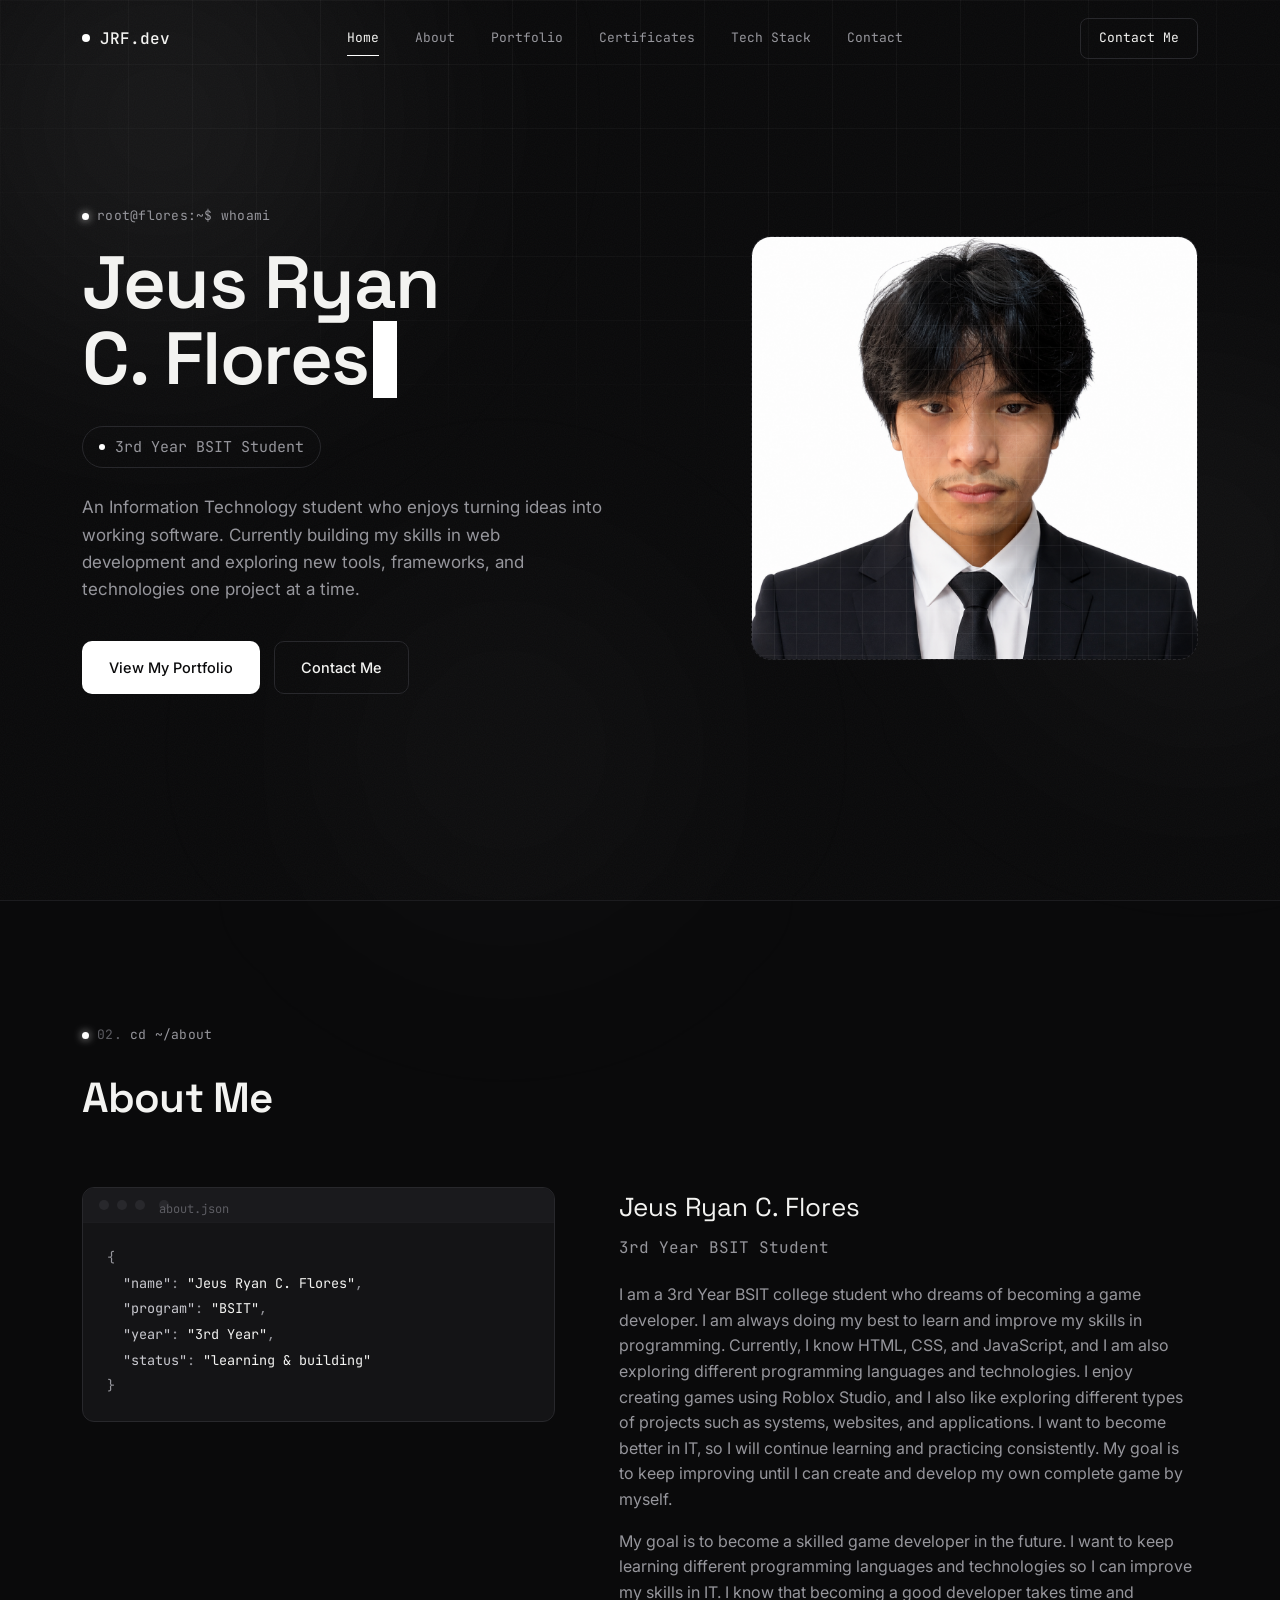
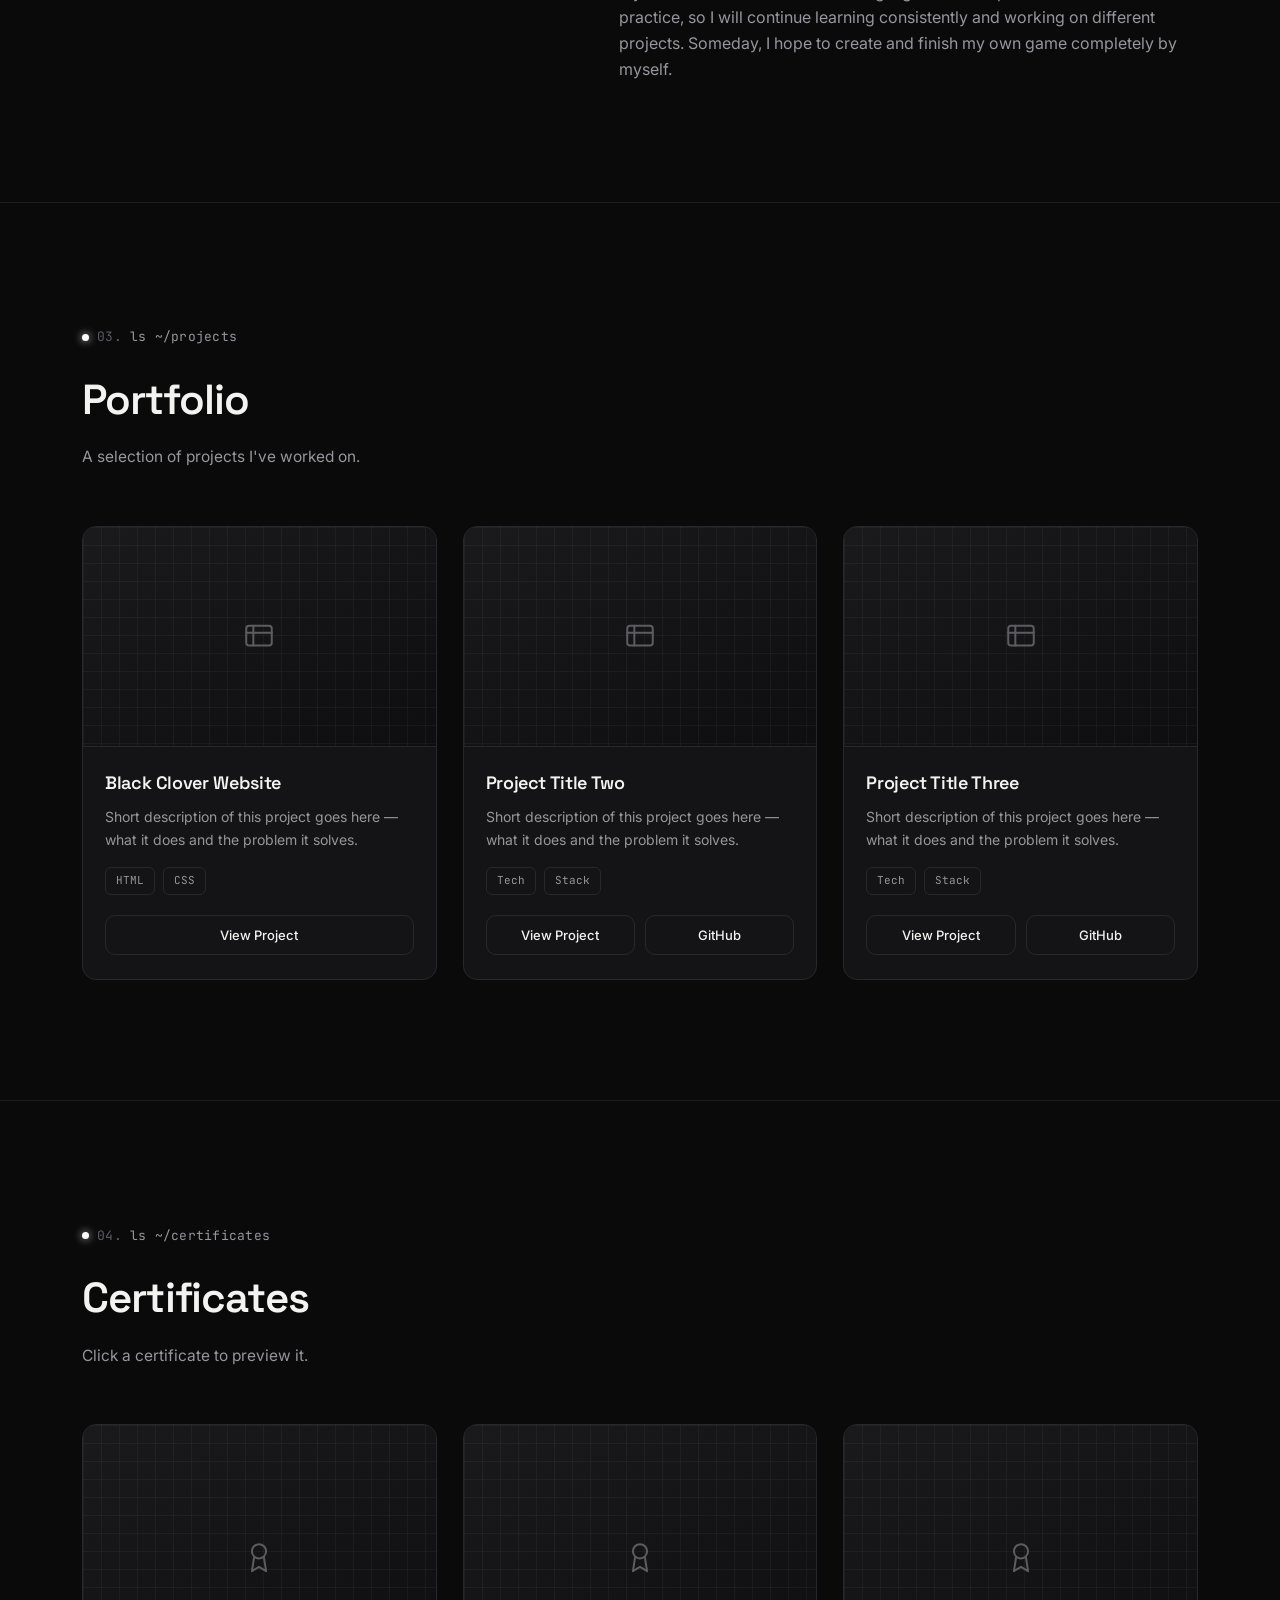
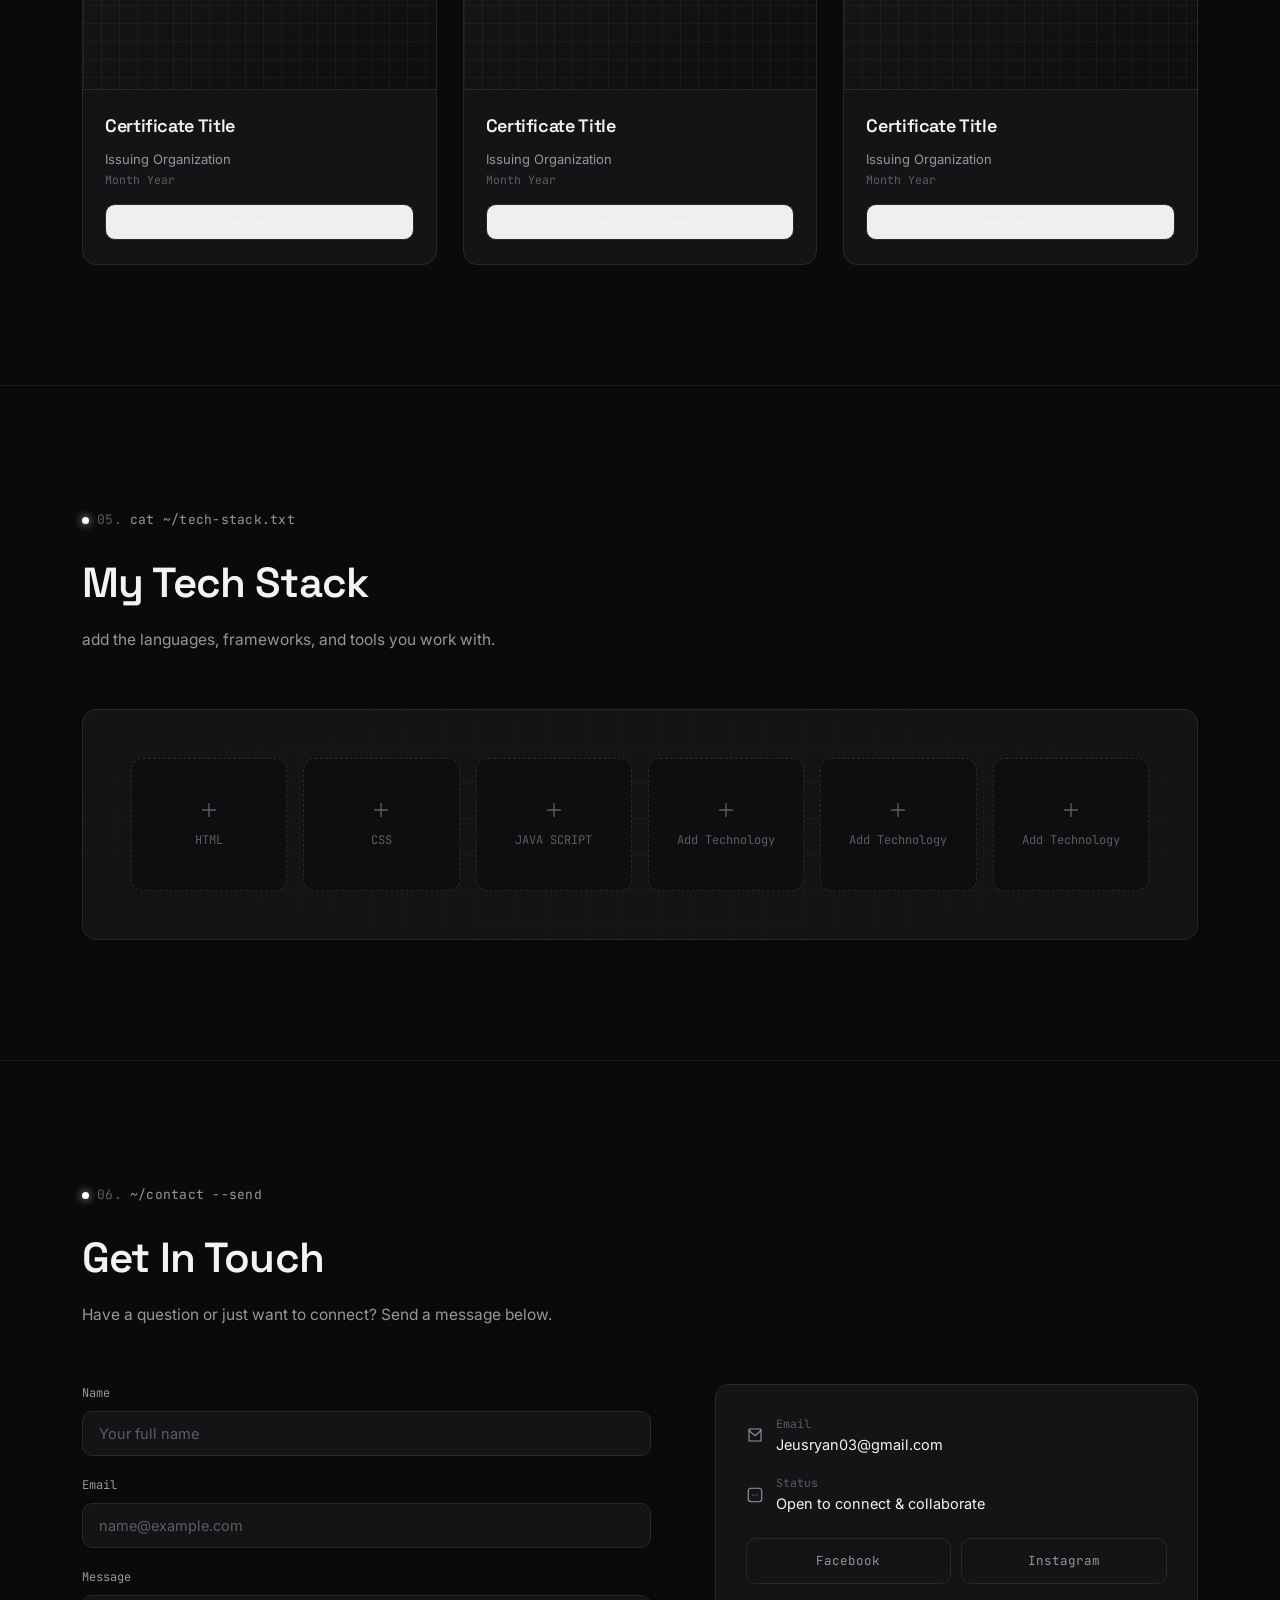
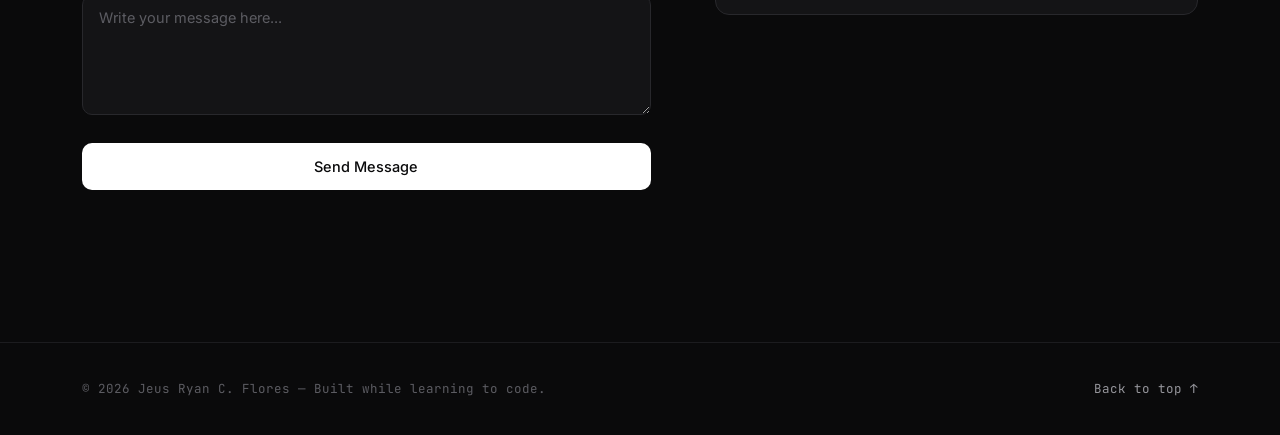
<file: index.html>
<!DOCTYPE html>
<html lang="en">
<head>
<meta charset="UTF-8">
<meta name="viewport" content="width=device-width, initial-scale=1.0">
<title>Jeus Ryan C. Flores — BSIT Student</title>
<link rel="preconnect" href="https://fonts.googleapis.com">
<link rel="preconnect" href="https://fonts.gstatic.com" crossorigin>
<link href="https://fonts.googleapis.com/css2?family=Space+Grotesk:wght@400;500;600;700&family=Inter:wght@400;500;600&family=JetBrains+Mono:wght@400;500&display=swap" rel="stylesheet">
<link rel="stylesheet" href="Style.css">

</head>
<body>
 
<div class="bg-grid"></div>
<div class="bg-glow g1"></div>
<div class="bg-glow g2"></div>
<div class="bg-glow g3"></div>
<div class="bg-noise"></div>
 
<header id="site-header">
  <div class="nav-inner">
    <a href="#home" class="logo"><span class="dot"></span>JRF.dev</a>
    <nav class="nav-links" id="nav-links">
      <a href="#home" class="active">Home</a>
      <a href="#about">About</a>
      <a href="#portfolio">Portfolio</a>
      <a href="#certificates">Certificates</a>
      <a href="#tech-stack">Tech Stack</a>
      <a href="#contact">Contact</a>
    </nav>
    <a href="#contact" class="nav-cta">Contact Me</a>
    <button class="menu-toggle" id="menu-toggle" aria-label="Toggle menu">
      <svg viewBox="0 0 24 24" fill="none" stroke="currentColor" stroke-width="1.6"><path d="M4 7h16M4 12h16M4 17h16" stroke-linecap="round"/></svg>
    </button>
  </div>
</header>
 
<!-- ================= HOME ================= -->
<section class="hero" id="home">
  <div class="wrap hero-inner">
    <div>
      <div class="eyebrow">root@flores:~$ whoami</div>
      <h1 class="hero-name">Jeus Ryan<br>C. Flores<span class="cursor">&nbsp;</span></h1>
      <div class="hero-role"><span class="bar"></span>3rd Year BSIT Student</div>
      <p class="hero-intro">
        An Information Technology student who enjoys turning ideas into working software.
        Currently building my skills in web development and exploring new tools, frameworks,
        and technologies one project at a time.
      </p>
      <div class="btn-row">
        <a href="#portfolio" class="btn btn-primary">View My Portfolio</a>
        <a href="#contact" class="btn btn-outline">Contact Me</a>
      </div>
    </div>
 
    <!-- EDIT: PROFILE IMAGE — replace this placeholder block with your own <img src="your-photo.jpg" alt="Jeus Ryan C. Flores"> -->
    <div class="profile-frame">
       <img src="image/ChatGPT Image Aug 17, 2026, 12_34_16 AM.png" alt = "jeus ryan flores">
        <svg viewBox="0 0 24 24" fill="none" stroke-width="1.5"><path d="M20 21v-2a4 4 0 0 0-4-4H8a4 4 0 0 0-4 4v2" stroke-linecap="round" stroke-linejoin="round"/><circle cx="12" cy="7" r="4"/></svg>
      </div>
      <p class="profile-label">
    </div>
  </div>
</section>
 
<!-- ================= ABOUT ================= -->
<section class="section-pad" id="about">
  <div class="wrap">
    <div class="reveal">
      <div class="eyebrow"><span class="section-num">02.</span> cd ~/about</div>
      <h2 class="section-title">About Me</h2>
    </div>
 
    <div class="about-grid" style="margin-top:56px;">
      <div class="reveal">
        <div class="code-window">
          <div class="code-window-bar">
            <span></span><span></span><span></span>
            <span class="code-window-title">about.json</span>
          </div>
          <div class="code-window-body">
            <div>{</div>
            <div>&nbsp;&nbsp;<span class="k">"name"</span>: <span class="s">"Jeus Ryan C. Flores"</span>,</div>
            <div>&nbsp;&nbsp;<span class="k">"program"</span>: <span class="s">"BSIT"</span>,</div>
            <div>&nbsp;&nbsp;<span class="k">"year"</span>: <span class="s">"3rd Year"</span>,</div>
            <div>&nbsp;&nbsp;<span class="k">"status"</span>: <span class="s">"learning & building"</span></div>
            <div>}</div>
          </div>
        </div>
      </div>
 
      <div class="reveal">
        <div class="about-name">
          Jeus Ryan C. Flores
          <span>3rd Year BSIT Student</span>
        </div>
        <!-- EDIT: ABOUT TEXT — replace the paragraph below with your own background/introduction -->
        <p class="about-text">
          I am a 3rd Year BSIT college student who dreams of becoming a game developer.
          I am always doing my best to learn and improve my skills in programming. Currently, I know HTML, CSS, and JavaScript, and I am also exploring different programming languages and technologies.
          I enjoy creating games using Roblox Studio, and I also like exploring different types of projects such as systems, websites, and applications.
          I want to become better in IT, so I will continue learning and practicing consistently. My goal is to keep improving until I can create and develop my own complete game by myself.
        </p>
        <p class="about-text" style="margin-top:16px;">
          My goal is to become a skilled game developer in the future. I want to keep learning different programming languages and technologies so I can improve my skills in IT. 
          I know that becoming a good developer takes time and practice, so I will continue learning consistently and working on different projects. 
          Someday, I hope to create and finish my own game completely by myself.
        </p>
  </div>
</section>
 
<!-- ================= PORTFOLIO ================= -->
<section class="section-pad" id="portfolio">
  <div class="wrap">
    <div class="section-head reveal">
      <div class="eyebrow"><span class="section-num">03.</span> ls ~/projects</div>
      <h2 class="section-title">Portfolio</h2>
      <p class="section-sub">A selection of projects I've worked on.</p>
    </div>
 
    <div class="grid-3">
      <!-- EDIT: PROJECT CARD 1 -->
      <div class="card reveal">
        <div class="card-thumb">
          <svg viewBox="0 0 24 24" fill="none" stroke-width="1.4"><rect x="3" y="4" width="18" height="14" rx="2"/><path d="M3 9h18M8 4v14" stroke-linecap="round"/></svg>
        </div>
        <div class="card-body">
          <h3 class="card-title">Black Clover Website</h3>
          <p class="card-desc">Short description of this project goes here — what it does and the problem it solves.</p>
          <div class="tag-row">
            <span class="tag">HTML</span><span class="tag">CSS</span>
          </div>
          <div class="card-actions">
            <a href="Black-clover-website/blackclover.html" class="btn btn-outline" target="_blank">View Project</a>
          </div>
        </div>
      </div>
 
      <!-- EDIT: PROJECT CARD 2 -->
      <div class="card reveal">
        <div class="card-thumb">
          <svg viewBox="0 0 24 24" fill="none" stroke-width="1.4"><rect x="3" y="4" width="18" height="14" rx="2"/><path d="M3 9h18M8 4v14" stroke-linecap="round"/></svg>
        </div>
        <div class="card-body">
          <h3 class="card-title">Project Title Two</h3>
          <p class="card-desc">Short description of this project goes here — what it does and the problem it solves.</p>
          <div class="tag-row">
            <span class="tag">Tech</span><span class="tag">Stack</span>
          </div>
          <div class="card-actions">
            <a href="#" class="btn btn-outline">View Project</a>
            <a href="#" class="btn btn-outline">GitHub</a>
          </div>
        </div>
      </div>
 
      <!-- EDIT: PROJECT CARD 3 -->
      <div class="card reveal">
        <div class="card-thumb">
          <svg viewBox="0 0 24 24" fill="none" stroke-width="1.4"><rect x="3" y="4" width="18" height="14" rx="2"/><path d="M3 9h18M8 4v14" stroke-linecap="round"/></svg>
        </div>
        <div class="card-body">
          <h3 class="card-title">Project Title Three</h3>
          <p class="card-desc">Short description of this project goes here — what it does and the problem it solves.</p>
          <div class="tag-row">
            <span class="tag">Tech</span><span class="tag">Stack</span>
          </div>
          <div class="card-actions">
            <a href="#" class="btn btn-outline">View Project</a>
            <a href="#" class="btn btn-outline">GitHub</a>
          </div>
        </div>
      </div>
    </div>
  </div>
</section>
 
<!-- ================= CERTIFICATES ================= -->
<section class="section-pad" id="certificates">
  <div class="wrap">
    <div class="section-head reveal">
      <div class="eyebrow"><span class="section-num">04.</span> ls ~/certificates</div>
      <h2 class="section-title">Certificates</h2>
      <p class="section-sub">Click a certificate to preview it.</p>
    </div>
 
    <div class="grid-3" id="cert-grid">
      <!-- EDIT: CERTIFICATE CARD 1 -->
      <div class="card cert-card reveal" data-title="Certificate Title" data-org="Issuing Organization" data-date="Month Year">
        <div class="card-thumb cert-thumb">
          <svg viewBox="0 0 24 24" fill="none" stroke-width="1.4"><circle cx="12" cy="8" r="5"/><path d="M8.5 12.5 7 22l5-3 5 3-1.5-9.5" stroke-linecap="round" stroke-linejoin="round"/></svg>
        </div>
        <div class="card-body">
          <h3 class="card-title">Certificate Title</h3>
          <div class="cert-meta">
            <span class="cert-org">Issuing Organization</span>
            <span class="cert-date">Month Year</span>
          </div>
          <div class="card-actions"><button class="btn btn-outline" style="width:100%;">View Certificate</button></div>
        </div>
      </div>
 
      <!-- EDIT: CERTIFICATE CARD 2 -->
      <div class="card cert-card reveal" data-title="Certificate Title" data-org="Issuing Organization" data-date="Month Year">
        <div class="card-thumb cert-thumb">
          <svg viewBox="0 0 24 24" fill="none" stroke-width="1.4"><circle cx="12" cy="8" r="5"/><path d="M8.5 12.5 7 22l5-3 5 3-1.5-9.5" stroke-linecap="round" stroke-linejoin="round"/></svg>
        </div>
        <div class="card-body">
          <h3 class="card-title">Certificate Title</h3>
          <div class="cert-meta">
            <span class="cert-org">Issuing Organization</span>
            <span class="cert-date">Month Year</span>
          </div>
          <div class="card-actions"><button class="btn btn-outline" style="width:100%;">View Certificate</button></div>
        </div>
      </div>
 
      <!-- EDIT: CERTIFICATE CARD 3 -->
      <div class="card cert-card reveal" data-title="Certificate Title" data-org="Issuing Organization" data-date="Month Year">
        <div class="card-thumb cert-thumb">
          <svg viewBox="0 0 24 24" fill="none" stroke-width="1.4"><circle cx="12" cy="8" r="5"/><path d="M8.5 12.5 7 22l5-3 5 3-1.5-9.5" stroke-linecap="round" stroke-linejoin="round"/></svg>
        </div>
        <div class="card-body">
          <h3 class="card-title">Certificate Title</h3>
          <div class="cert-meta">
            <span class="cert-org">Issuing Organization</span>
            <span class="cert-date">Month Year</span>
          </div>
          <div class="card-actions"><button class="btn btn-outline" style="width:100%;">View Certificate</button></div>
        </div>
      </div>
    </div>
  </div>
</section>
 
<!-- lightbox -->
<div class="lightbox" id="lightbox">
  <div class="lightbox-inner">
    <div class="lightbox-img">
      <svg viewBox="0 0 24 24" fill="none" stroke-width="1.4" stroke="currentColor"><circle cx="12" cy="8" r="5"/><path d="M8.5 12.5 7 22l5-3 5 3-1.5-9.5" stroke-linecap="round" stroke-linejoin="round"/></svg>
    </div>
    <div class="lightbox-body">
      <h3 class="card-title" id="lb-title">Certificate Title</h3>
      <div class="cert-meta" style="margin-top:6px;">
        <span class="cert-org" id="lb-org">Issuing Organization</span>
        <span class="cert-date" id="lb-date">Month Year</span>
      </div>
    </div>
  </div>
  <button class="lightbox-close" id="lb-close" aria-label="Close preview">
    <svg viewBox="0 0 24 24" fill="none" stroke="currentColor" stroke-width="1.6"><path d="M6 6l12 12M18 6 6 18" stroke-linecap="round"/></svg>
  </button>
</div>
 
<!-- ================= TECH STACK ================= -->
<section class="section-pad" id="tech-stack">
  <div class="wrap">
    <div class="section-head reveal">
      <div class="eyebrow"><span class="section-num">05.</span> cat ~/tech-stack.txt</div>
      <h2 class="section-title">My Tech Stack</h2>
      <p class="section-sub">add the languages, frameworks, and tools you work with.</p>
    </div>
 
    <!-- EDIT: TECH STACK — replace these empty slots with your own technology icons + labels -->
    <div class="tech-panel reveal">
      <div class="tech-grid">
        <div class="tech-slot">
          <svg viewBox="0 0 24 24" fill="none" stroke-width="1.5"><path d="M12 5v14M5 12h14" stroke-linecap="round"/></svg>
          <span>HTML</span>
        </div>
        <div class="tech-slot">
          <svg viewBox="0 0 24 24" fill="none" stroke-width="1.5"><path d="M12 5v14M5 12h14" stroke-linecap="round"/></svg>
          <span>CSS</span>
        </div>
        <div class="tech-slot">
          <svg viewBox="0 0 24 24" fill="none" stroke-width="1.5"><path d="M12 5v14M5 12h14" stroke-linecap="round"/></svg>
          <span>JAVA SCRIPT</span>
        </div>
        <div class="tech-slot">
          <svg viewBox="0 0 24 24" fill="none" stroke-width="1.5"><path d="M12 5v14M5 12h14" stroke-linecap="round"/></svg>
          <span>Add Technology</span>
        </div>
        <div class="tech-slot">
          <svg viewBox="0 0 24 24" fill="none" stroke-width="1.5"><path d="M12 5v14M5 12h14" stroke-linecap="round"/></svg>
          <span>Add Technology</span>
        </div>
        <div class="tech-slot">
          <svg viewBox="0 0 24 24" fill="none" stroke-width="1.5"><path d="M12 5v14M5 12h14" stroke-linecap="round"/></svg>
          <span>Add Technology</span>
        </div>
      </div>
    </div>
  </div>
</section>
 
<!-- ================= CONTACT ================= -->
<section class="section-pad" id="contact">
  <div class="wrap">
    <div class="section-head reveal">
      <div class="eyebrow"><span class="section-num">06.</span> ~/contact --send</div>
      <h2 class="section-title">Get In Touch</h2>
      <p class="section-sub">Have a question or just want to connect? Send a message below.</p>
    </div>
 
    <div class="contact-grid">
      <form class="reveal" id="contact-form">
        <div class="field-group">
          <label class="field-label" for="cf-name">Name</label>
          <input class="field" type="text" id="cf-name" placeholder="Your full name" required>
        </div>
        <div class="field-group">
          <label class="field-label" for="cf-email">Email</label>
          <input class="field" type="email" id="cf-email" placeholder="name@example.com" required>
        </div>
        <div class="field-group">
          <label class="field-label" for="cf-msg">Message</label>
          <textarea class="field" id="cf-msg" placeholder="Write your message here..." required></textarea>
        </div>
        <button type="submit" class="btn btn-primary" style="width:100%;justify-content:center;">Send Message</button>
        <div class="status-msg" id="form-status"></div>
      </form>
 
      <div class="contact-side-card reveal">
        <!-- EDIT: CONTACT INFO — replace the email and social links below -->
        <div class="contact-line">
          <svg viewBox="0 0 24 24" fill="none" stroke-width="1.5"><path d="M4 4h16v16H4z" stroke-linejoin="round"/><path d="m4 6 8 7 8-7" stroke-linecap="round" stroke-linejoin="round"/></svg>
          <div>
            <span class="label">Email</span>
            <span class="val">Jeusryan03@gmail.com</span>
          </div>
        </div>
        <div class="contact-line">
          <svg viewBox="0 0 24 24" fill="none" stroke-width="1.5"><rect x="3" y="3" width="18" height="18" rx="4"/><path d="M9 12h.01M12 12h.01M15 12h.01" stroke-linecap="round"/></svg>
          <div>
            <span class="label">Status</span>
            <span class="val">Open to connect & collaborate</span>
          </div>
        </div>
 
        <div class="social-row">
          <a href="https://www.facebook.com/jeuss.M" class="social-pill" target="_blank" rel="noopener">Facebook</a>
          <a href="https://www.instagram.com/jeeiizzzsss" class="social-pill" target="_blank" rel="noopener">Instagram</a>
        </div>
      </div>
    </div>
  </div>
</section>
 
<footer>
  <div class="wrap footer-inner">
    <span class="footer-text">© 2026 Jeus Ryan C. Flores — Built while learning to code.</span>
    <a href="#home" class="back-top">Back to top ↑</a>
  </div>
</footer>
 
<script src="script.js"></script>
</body>
</html>
</file>
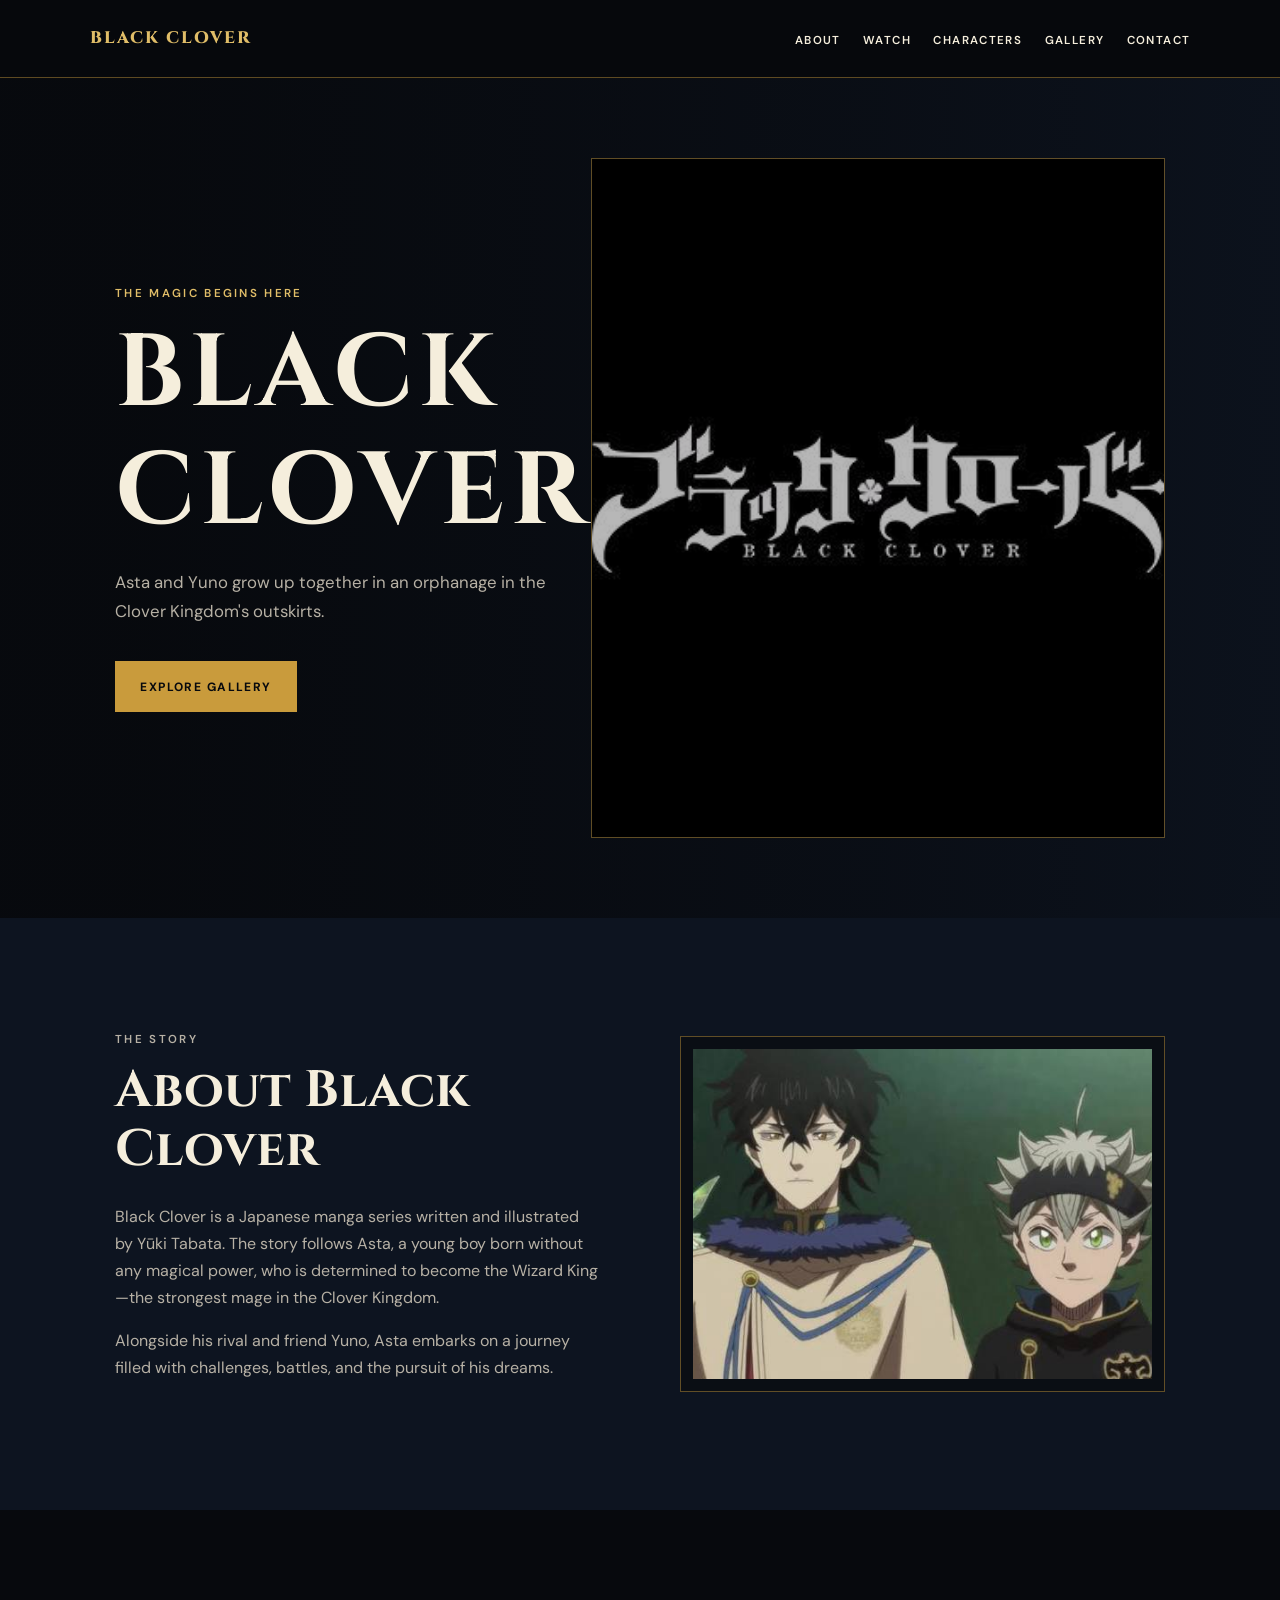
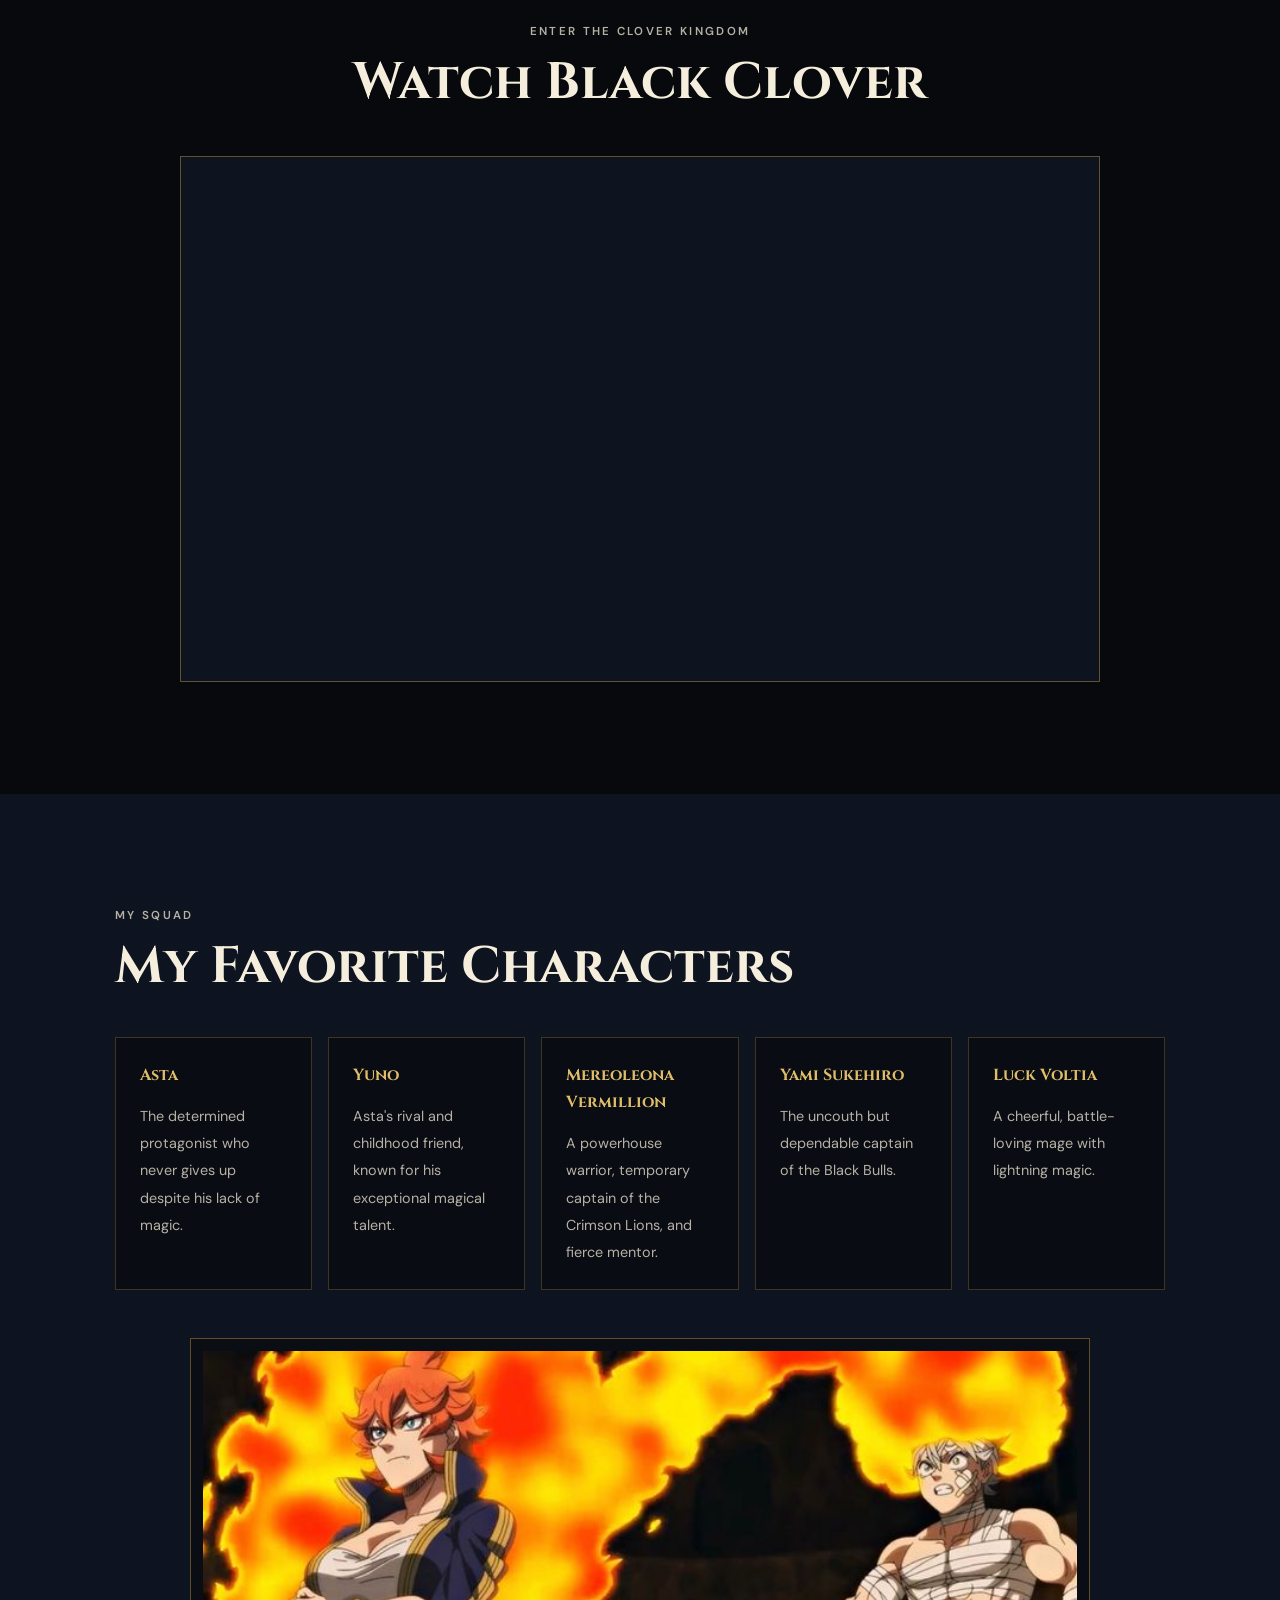
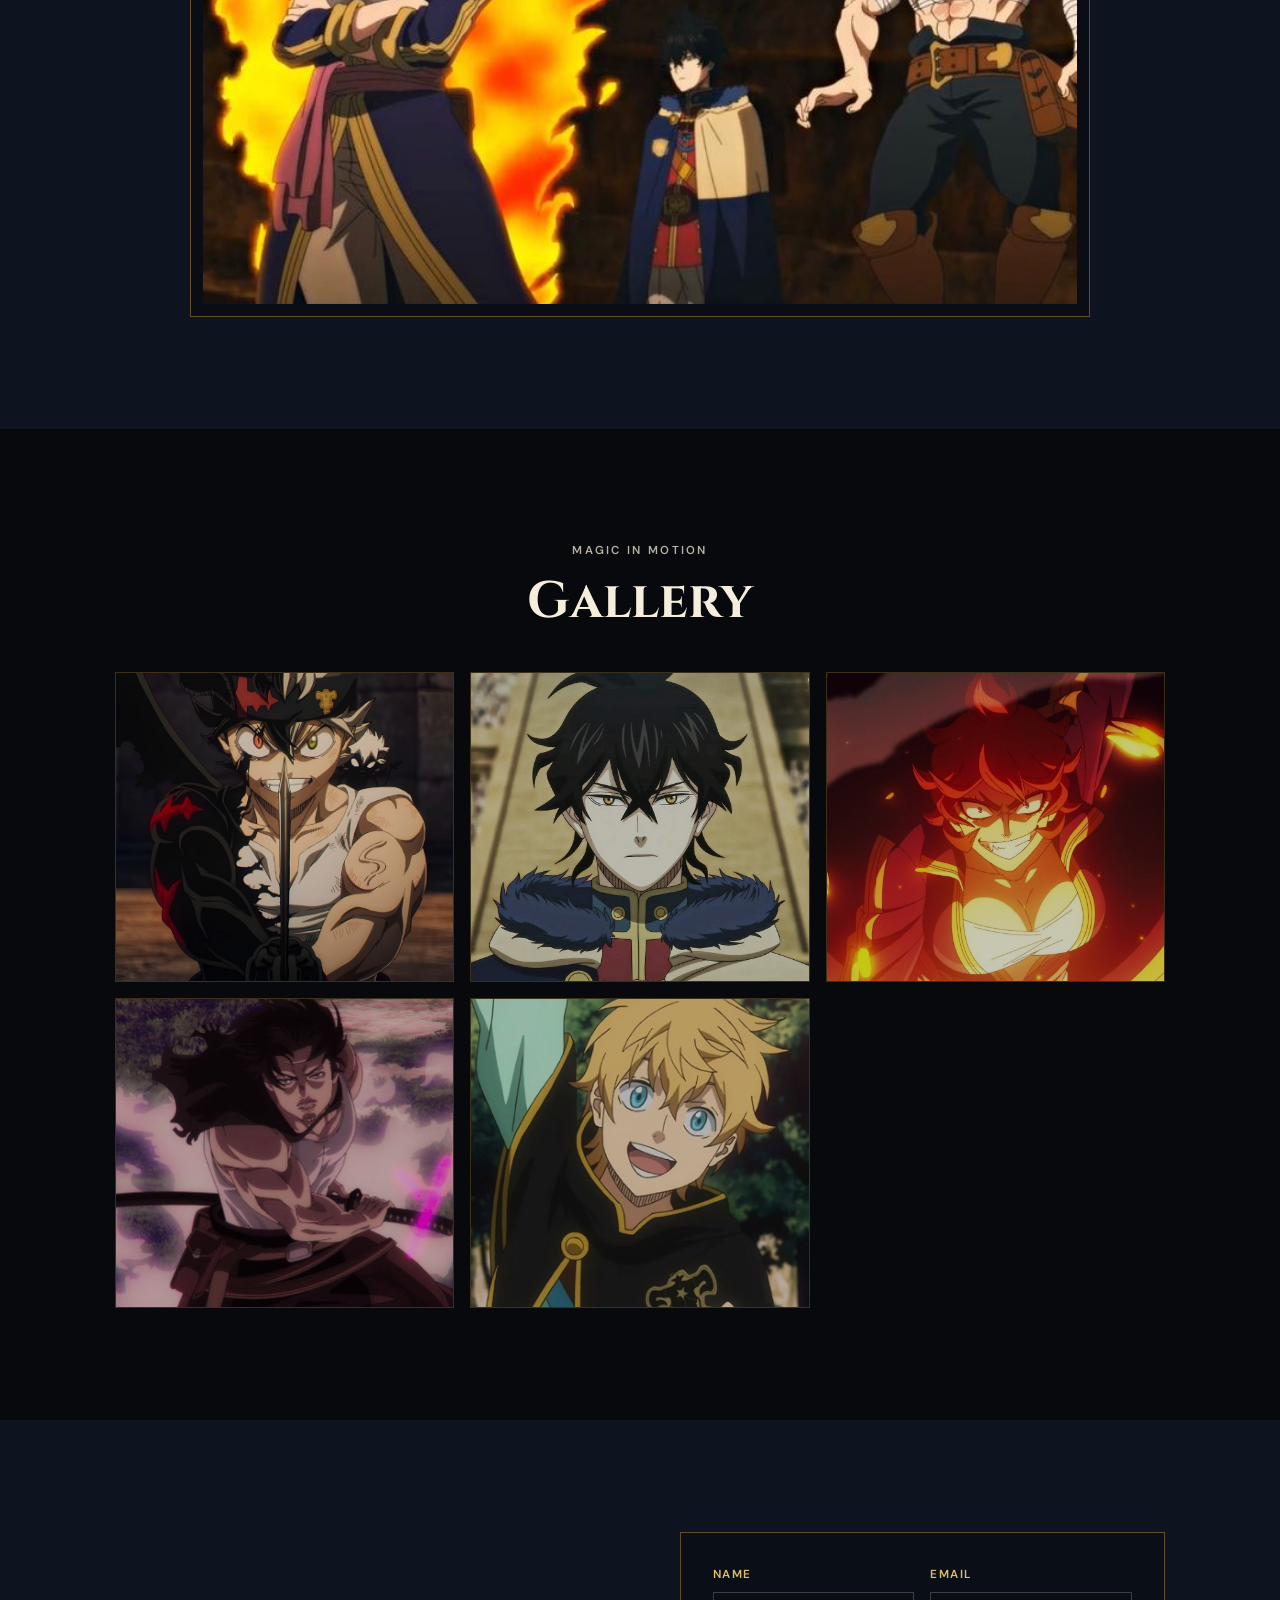
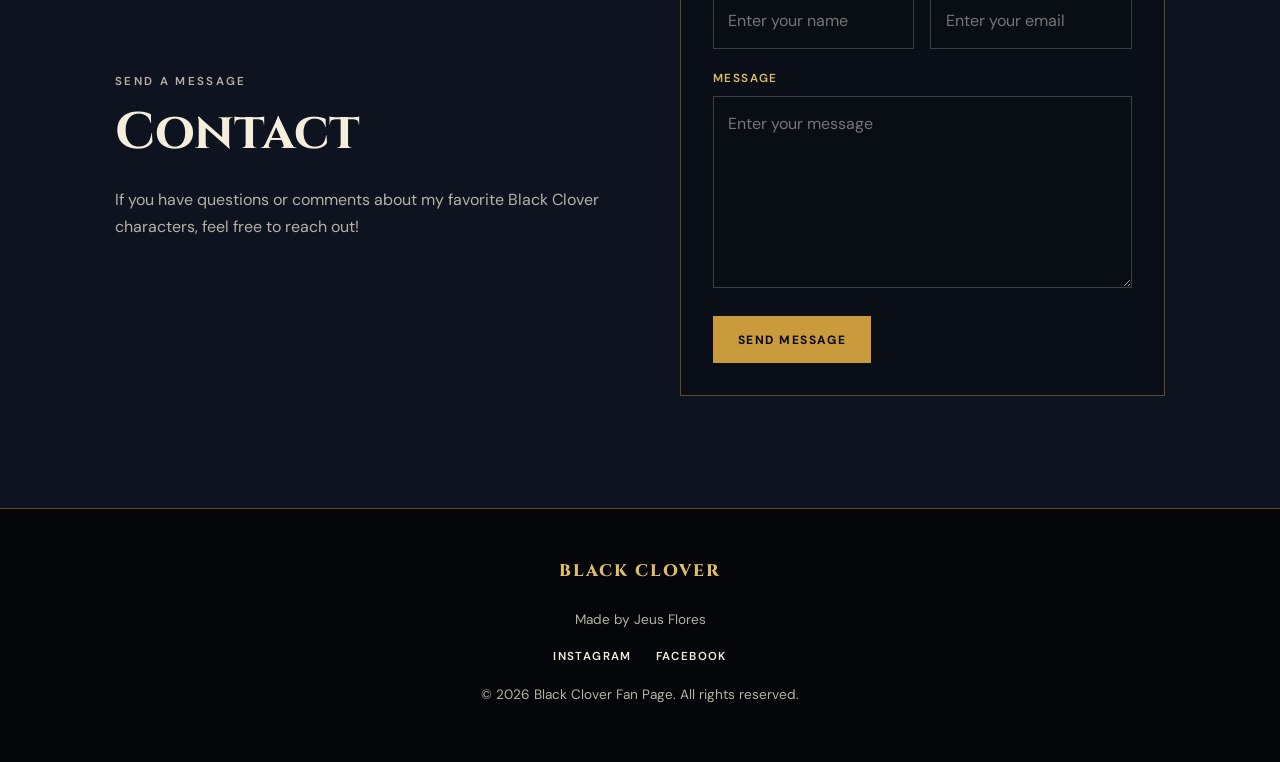
<file: black-clover-website/blackclover.html>
<!DOCTYPE html>
<html lang="en">
<head>
  <meta charset="UTF-8">
  <meta name="viewport" content="width=device-width, initial-scale=1.0">
  <title>Black Clover | My Favorite Characters</title>
  <meta name="description" content="Explore my favorite Black Clover characters, their stories, pictures, and more!">
  <link rel="stylesheet" href="style.css">
</head>

<body>
  <nav>
    <a class="logo" href="#home">BLACK CLOVER</a>

    <ul>
      <li><a href="#about-black-clover">About</a></li>
      <li><a href="#watch">Watch</a></li>
      <li><a href="#favorite-characters">Characters</a></li>
      <li><a href="#gallery">Gallery</a></li>
      <li><a href="#contact">Contact</a></li>
    </ul>
  </nav>

  <header class="hero" id="home">
    <div class="hero-image">
      <img src="image/8ba897bc733595f5cda103d3d4ccaec0.jpg" alt="Black Clover characters">
    </div>

    <div class="hero-content">
      <p class="eyebrow">The Magic Begins Here</p>
      <h1>BLACK<br>CLOVER</h1>
      <p>Asta and Yuno grow up together in an orphanage in the Clover Kingdom's outskirts.</p>
      <a href="#gallery" class="hero-button">Explore Gallery</a>
    </div>
  </header>

  <main>
    <section id="about-black-clover" class="about section">
      <div class="section-copy">
        <p class="eyebrow">The Story</p>
        <h2>About Black Clover</h2>
        <p>Black Clover is a Japanese manga series written and illustrated by Yūki Tabata. The story follows Asta, a young boy born without any magical power, who is determined to become the Wizard King—the strongest mage in the Clover Kingdom.</p>
        <p>Alongside his rival and friend Yuno, Asta embarks on a journey filled with challenges, battles, and the pursuit of his dreams.</p>
      </div>

      <div class="framed-image">
        <img src="image/astayuno.jpg" alt="Asta and Yuno">
      </div>
    </section>

    <section id="watch" class="watch section">
      <p class="eyebrow">Enter the Clover Kingdom</p>
      <h2>Watch Black Clover</h2>

      <div class="video-frame">
        <iframe
          src="https://www.youtube.com/embed/_6KZI74zKfE?si=rAjZa2MRU0qK-_0C"
          title="Black Clover YouTube video"
          allow="accelerometer; autoplay; clipboard-write; encrypted-media; gyroscope; picture-in-picture; web-share"
          allowfullscreen>
        </iframe>
      </div>
    </section>

    <section id="favorite-characters" class="characters section">
      <p class="eyebrow">My Squad</p>
      <h2>My Favorite Characters</h2>

      <ul class="character-list">
        <li><strong>Asta</strong><span>The determined protagonist who never gives up despite his lack of magic.</span></li>
        <li><strong>Yuno</strong><span>Asta's rival and childhood friend, known for his exceptional magical talent.</span></li>
        <li><strong>Mereoleona Vermillion</strong><span>A powerhouse warrior, temporary captain of the Crimson Lions, and fierce mentor.</span></li>
        <li><strong>Yami Sukehiro</strong><span>The uncouth but dependable captain of the Black Bulls.</span></li>
        <li><strong>Luck Voltia</strong><span>A cheerful, battle-loving mage with lightning magic.</span></li>
      </ul>

      <div class="framed-image character-banner">
        <img src="image/asta yuno mer.jpg" alt="Asta, Yuno, and Mereoleona">
      </div>
    </section>

    <section id="gallery" class="gallery section">
      <p class="eyebrow">Magic in Motion</p>
      <h2>Gallery</h2>

      <div class="gallery-grid">
        <img src="image/asta.jpg" alt="Asta">
        <img src="image/yuno.jpg" alt="Yuno">
        <img src="image/mereoleona.jpg" alt="Mereoleona">
        <img src="image/yami.jpg" alt="Yami">
        <img src="image/luck.jpg" alt="Luck">
      </div>
    </section>

    <section id="contact" class="contact section">
      <div class="contact-copy">
        <p class="eyebrow">Send a Message</p>
        <h2>Contact</h2>
        <p>If you have questions or comments about my favorite Black Clover characters, feel free to reach out!</p>
      </div>

      <form>
        <div class="form-grid">
          <div>
            <label for="name">Name</label>
            <input type="text" id="name" name="name" placeholder="Enter your name" required>
          </div>

          <div>
            <label for="email">Email</label>
            <input type="email" id="email" name="email" placeholder="Enter your email" required>
          </div>
        </div>

        <label for="message">Message</label>
        <textarea id="message" name="message" rows="6" placeholder="Enter your message" required></textarea>

        <button type="submit">Send Message</button>
      </form>
    </section>
  </main>

  <footer>
    <a class="logo" href="#home">BLACK CLOVER</a>
    <p>Made by Jeus Flores</p>
    <div>
      <a href="https://www.instagram.com/jeeiizzzsss" target="_blank">Instagram</a>
      <a href="https://www.facebook.com/jeuss.M" target="_blank">Facebook</a>
    </div>
    <p>© 2026 Black Clover Fan Page. All rights reserved.</p>
  </footer>
</body>
</html>
</file>
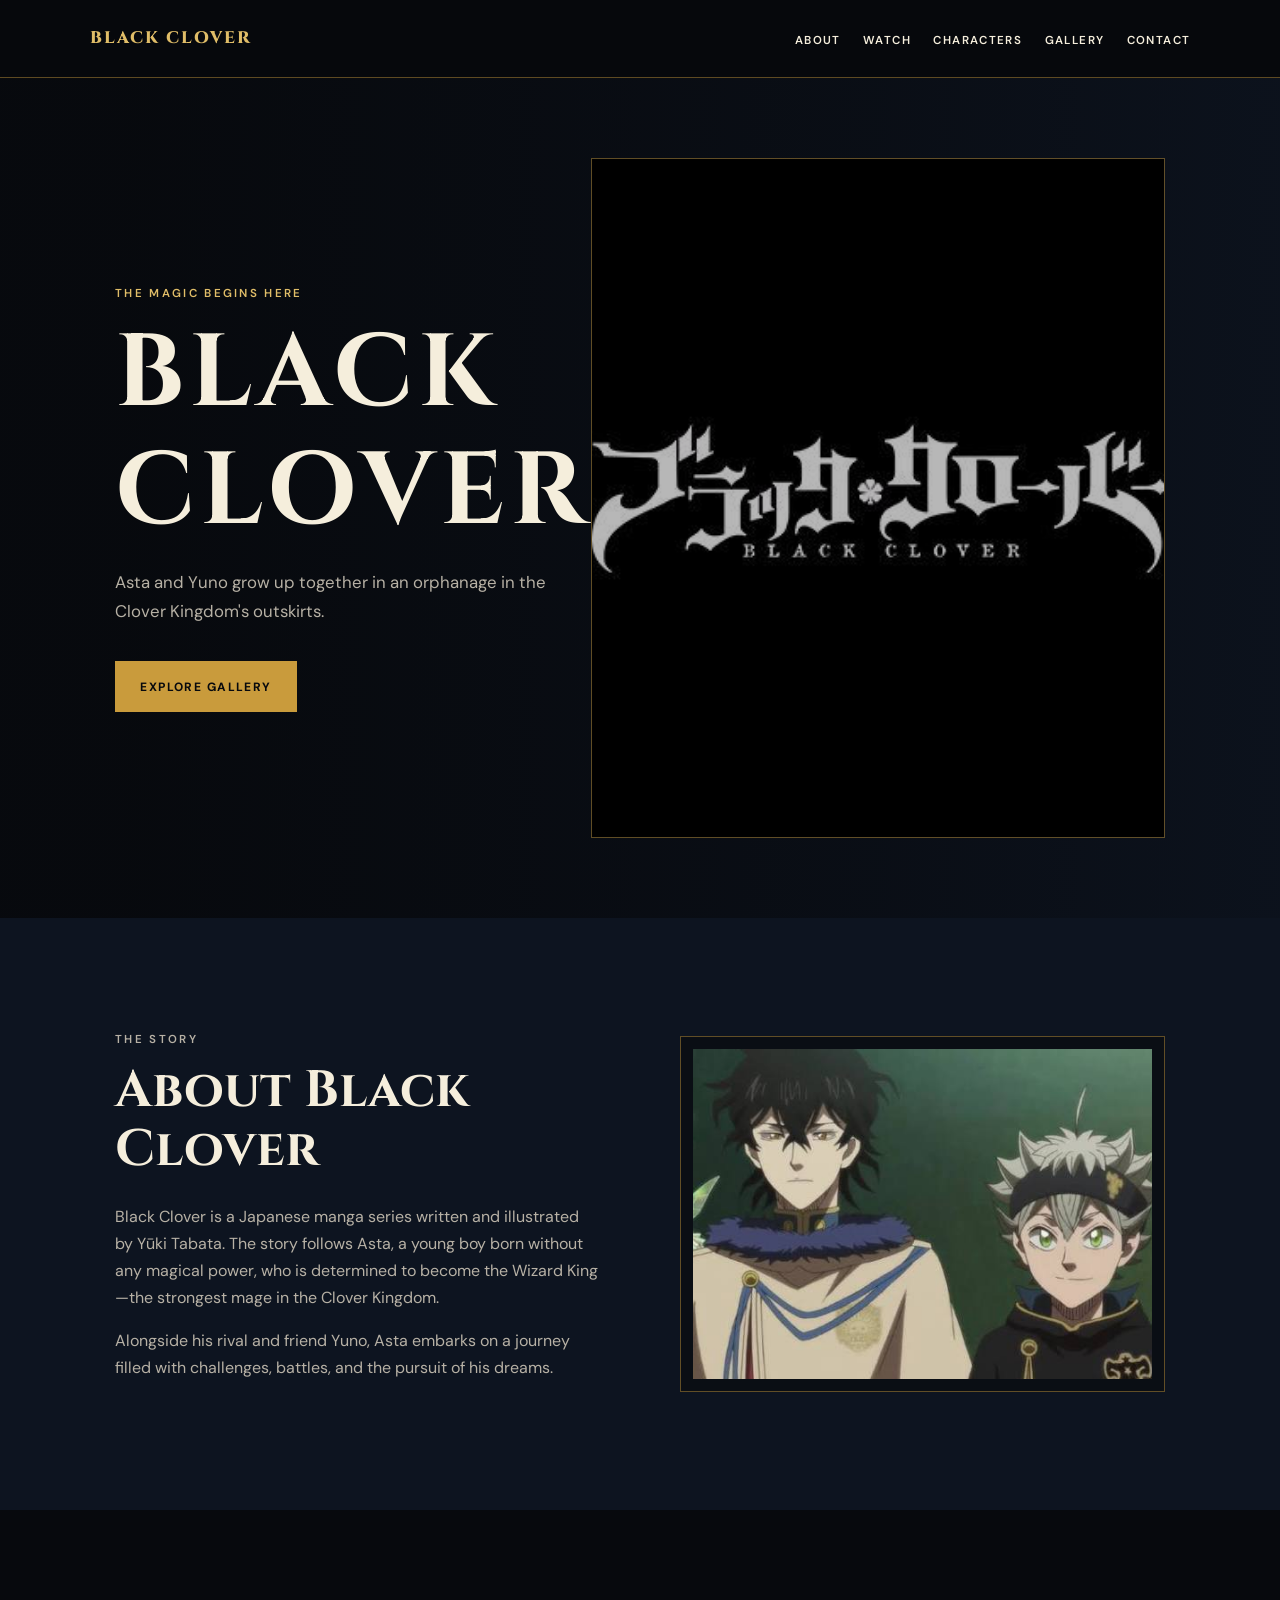
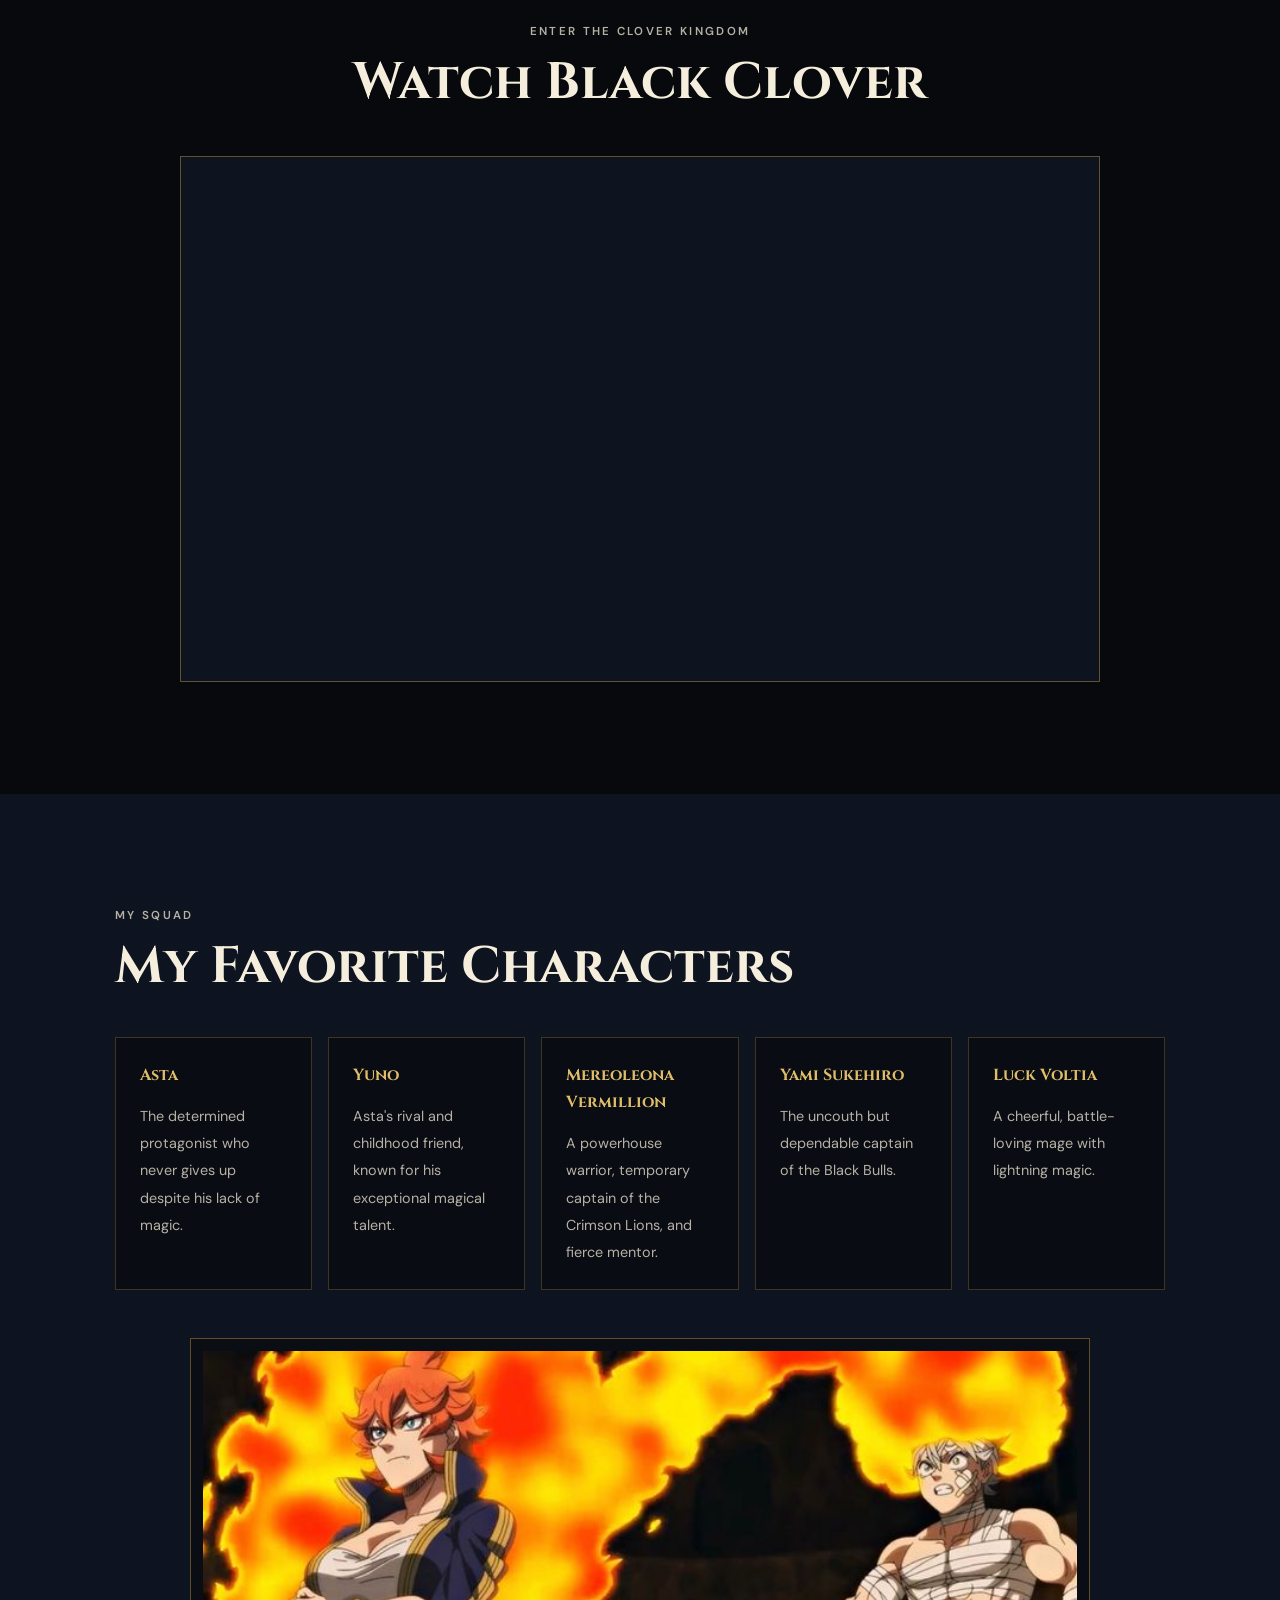
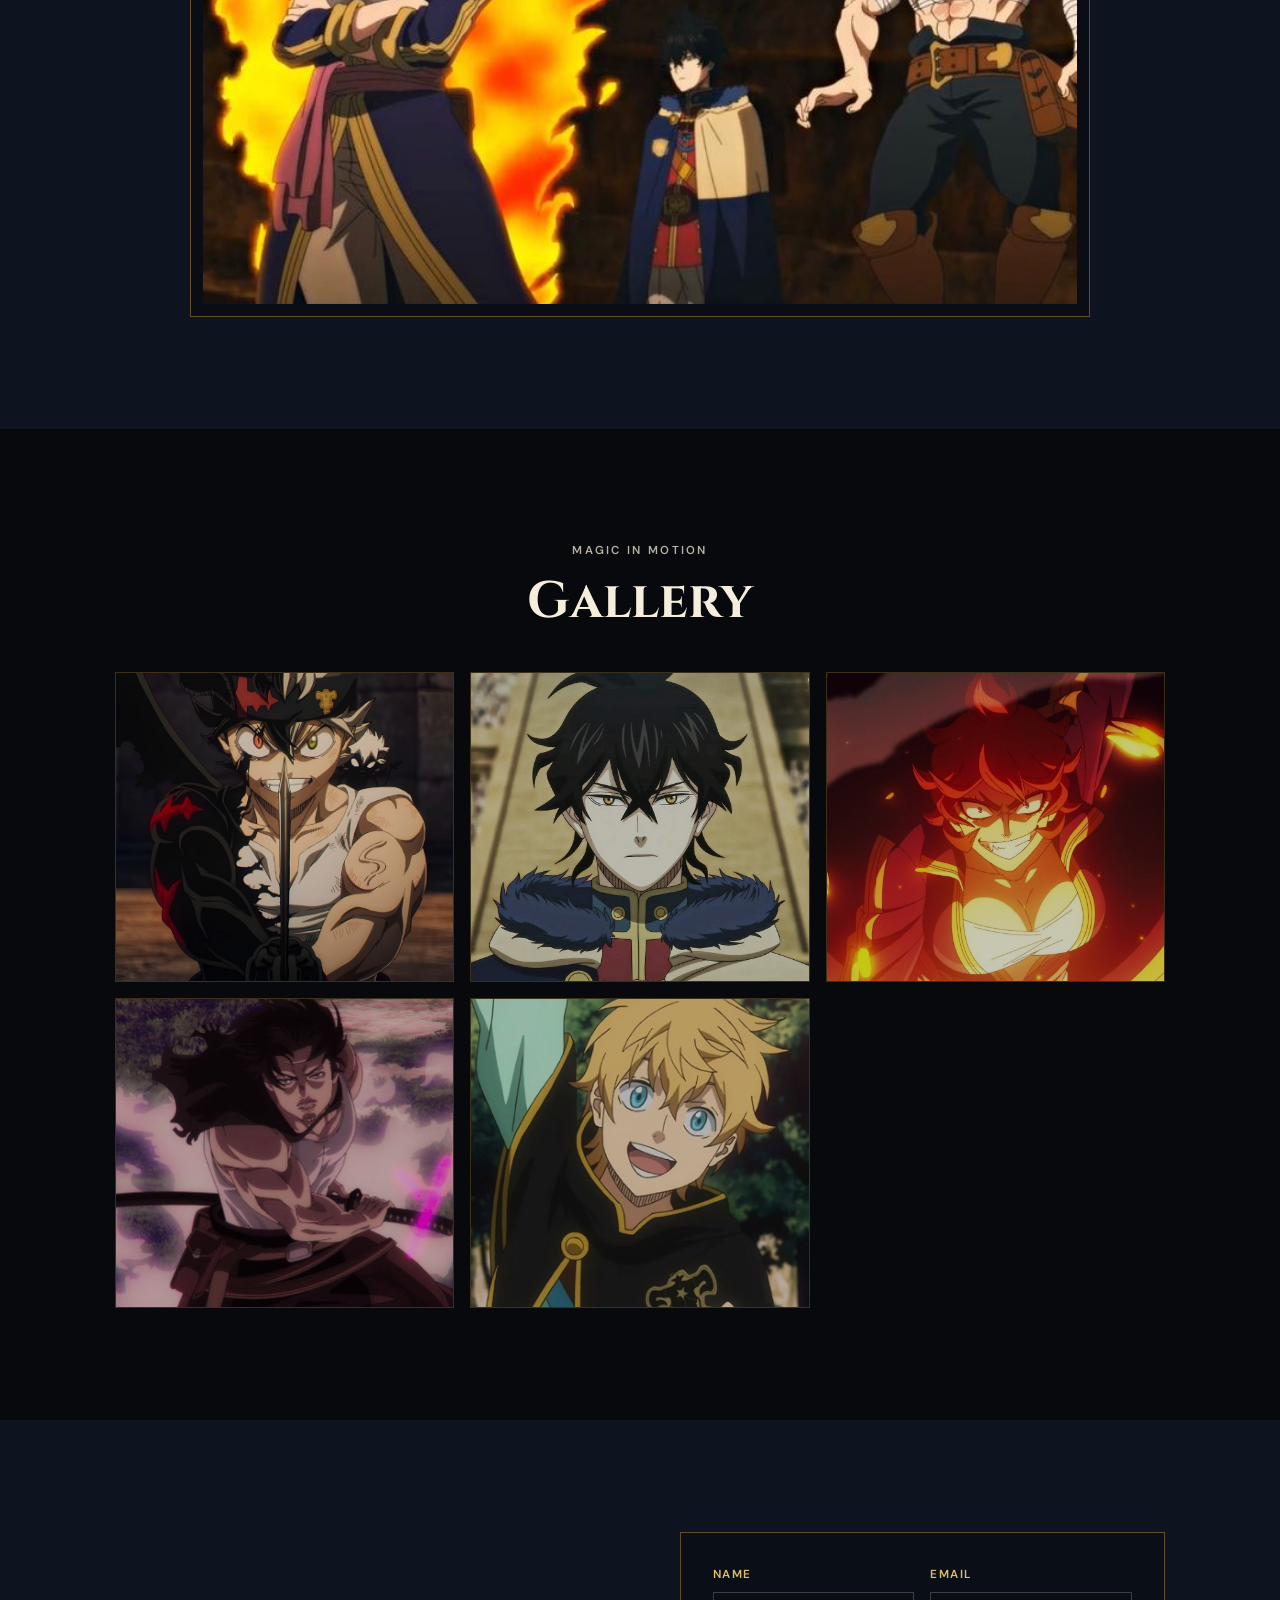
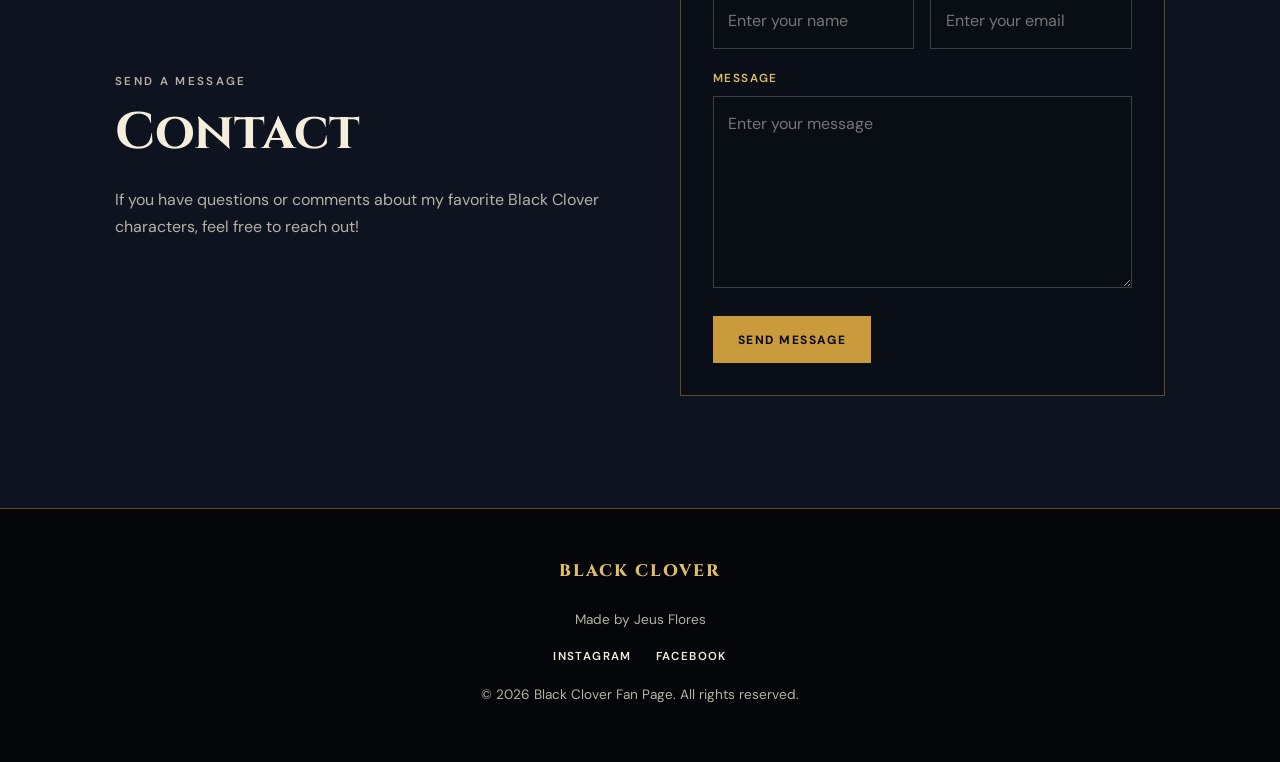
<file: PortFolio/black-clover-website/blackclover.html>
<!DOCTYPE html>
<html lang="en">
<head>
  <meta charset="UTF-8">
  <meta name="viewport" content="width=device-width, initial-scale=1.0">
  <title>Black Clover | My Favorite Characters</title>
  <meta name="description" content="Explore my favorite Black Clover characters, their stories, pictures, and more!">
  <link rel="stylesheet" href="style.css">
</head>

<body>
  <nav>
    <a class="logo" href="#home">BLACK CLOVER</a>

    <ul>
      <li><a href="#about-black-clover">About</a></li>
      <li><a href="#watch">Watch</a></li>
      <li><a href="#favorite-characters">Characters</a></li>
      <li><a href="#gallery">Gallery</a></li>
      <li><a href="#contact">Contact</a></li>
    </ul>
  </nav>

  <header class="hero" id="home">
    <div class="hero-image">
      <img src="image/8ba897bc733595f5cda103d3d4ccaec0.jpg" alt="Black Clover characters">
    </div>

    <div class="hero-content">
      <p class="eyebrow">The Magic Begins Here</p>
      <h1>BLACK<br>CLOVER</h1>
      <p>Asta and Yuno grow up together in an orphanage in the Clover Kingdom's outskirts.</p>
      <a href="#gallery" class="hero-button">Explore Gallery</a>
    </div>
  </header>

  <main>
    <section id="about-black-clover" class="about section">
      <div class="section-copy">
        <p class="eyebrow">The Story</p>
        <h2>About Black Clover</h2>
        <p>Black Clover is a Japanese manga series written and illustrated by Yūki Tabata. The story follows Asta, a young boy born without any magical power, who is determined to become the Wizard King—the strongest mage in the Clover Kingdom.</p>
        <p>Alongside his rival and friend Yuno, Asta embarks on a journey filled with challenges, battles, and the pursuit of his dreams.</p>
      </div>

      <div class="framed-image">
        <img src="image/astayuno.jpg" alt="Asta and Yuno">
      </div>
    </section>

    <section id="watch" class="watch section">
      <p class="eyebrow">Enter the Clover Kingdom</p>
      <h2>Watch Black Clover</h2>

      <div class="video-frame">
        <iframe
          src="https://www.youtube.com/embed/_6KZI74zKfE?si=rAjZa2MRU0qK-_0C"
          title="Black Clover YouTube video"
          allow="accelerometer; autoplay; clipboard-write; encrypted-media; gyroscope; picture-in-picture; web-share"
          allowfullscreen>
        </iframe>
      </div>
    </section>

    <section id="favorite-characters" class="characters section">
      <p class="eyebrow">My Squad</p>
      <h2>My Favorite Characters</h2>

      <ul class="character-list">
        <li><strong>Asta</strong><span>The determined protagonist who never gives up despite his lack of magic.</span></li>
        <li><strong>Yuno</strong><span>Asta's rival and childhood friend, known for his exceptional magical talent.</span></li>
        <li><strong>Mereoleona Vermillion</strong><span>A powerhouse warrior, temporary captain of the Crimson Lions, and fierce mentor.</span></li>
        <li><strong>Yami Sukehiro</strong><span>The uncouth but dependable captain of the Black Bulls.</span></li>
        <li><strong>Luck Voltia</strong><span>A cheerful, battle-loving mage with lightning magic.</span></li>
      </ul>

      <div class="framed-image character-banner">
        <img src="image/asta yuno mer.jpg" alt="Asta, Yuno, and Mereoleona">
      </div>
    </section>

    <section id="gallery" class="gallery section">
      <p class="eyebrow">Magic in Motion</p>
      <h2>Gallery</h2>

      <div class="gallery-grid">
        <img src="image/asta.jpg" alt="Asta">
        <img src="image/yuno.jpg" alt="Yuno">
        <img src="image/mereoleona.jpg" alt="Mereoleona">
        <img src="image/yami.jpg" alt="Yami">
        <img src="image/luck.jpg" alt="Luck">
      </div>
    </section>

    <section id="contact" class="contact section">
      <div class="contact-copy">
        <p class="eyebrow">Send a Message</p>
        <h2>Contact</h2>
        <p>If you have questions or comments about my favorite Black Clover characters, feel free to reach out!</p>
      </div>

      <form>
        <div class="form-grid">
          <div>
            <label for="name">Name</label>
            <input type="text" id="name" name="name" placeholder="Enter your name" required>
          </div>

          <div>
            <label for="email">Email</label>
            <input type="email" id="email" name="email" placeholder="Enter your email" required>
          </div>
        </div>

        <label for="message">Message</label>
        <textarea id="message" name="message" rows="6" placeholder="Enter your message" required></textarea>

        <button type="submit">Send Message</button>
      </form>
    </section>
  </main>

  <footer>
    <a class="logo" href="#home">BLACK CLOVER</a>
    <p>Made by Jeus Flores</p>
    <div>
      <a href="https://www.instagram.com/jeeiizzzsss" target="_blank">Instagram</a>
      <a href="https://www.facebook.com/jeuss.M" target="_blank">Facebook</a>
    </div>
    <p>© 2026 Black Clover Fan Page. All rights reserved.</p>
  </footer>
</body>
</html>
</file>
<file: Style.css>
/* ============ EDIT ZONE QUICK REFERENCE ============
   1. Profile photo      -> search "EDIT: PROFILE IMAGE"
   2. About text          -> search "EDIT: ABOUT TEXT"
   3. Projects             -> search "EDIT: PROJECT CARD"
   4. Certificates         -> search "EDIT: CERTIFICATE CARD"
   5. Tech stack           -> search "EDIT: TECH STACK"
   6. Email / socials      -> search "EDIT: CONTACT INFO"
====================================================== */
 
:root{
  --bg:#0a0a0b;
  --bg-elevated:#0e0e10;
  --surface:#141416;
  --surface-2:#1a1a1d;
  --border:#28282c;
  --border-soft:#1c1c1f;
  --text:#f3f3f1;
  --text-muted:#96969c;
  --text-faint:#5c5c62;
  --white:#ffffff;
  --radius:14px;
  --mono:'JetBrains Mono', monospace;
  --display:'Space Grotesk', sans-serif;
  --body:'Inter', sans-serif;
}
 
*{margin:0;padding:0;box-sizing:border-box;}
html{scroll-behavior:smooth;}
body{
  background:var(--bg);
  color:var(--text);
  font-family:var(--body);
  line-height:1.6;
  overflow-x:hidden;
  -webkit-font-smoothing:antialiased;
}
::selection{background:var(--white);color:var(--bg);}
 
a{color:inherit;text-decoration:none;}
button{font-family:inherit;cursor:pointer;}
img{max-width:100%;display:block;}
ul{list-style:none;}
 
.wrap{max-width:1180px;margin:0 auto;padding:0 32px;}
 
/* ---------- background layers ---------- */
#bg-canvas{
  position:fixed;inset:0;z-index:0;pointer-events:none;
}
.bg-grid{
  position:fixed;inset:0;z-index:0;pointer-events:none;
  background-image:
    linear-gradient(rgba(255,255,255,0.035) 1px, transparent 1px),
    linear-gradient(90deg, rgba(255,255,255,0.035) 1px, transparent 1px);
  background-size:64px 64px;
  mask-image:radial-gradient(ellipse 80% 60% at 50% 0%, black 40%, transparent 90%);
}
.bg-glow{
  position:fixed;border-radius:50%;filter:blur(120px);z-index:0;pointer-events:none;
  background:radial-gradient(circle, rgba(255,255,255,0.10), transparent 70%);
}
.bg-glow.g1{width:640px;height:640px;top:-200px;left:-160px;}
.bg-glow.g2{width:560px;height:560px;top:30%;right:-200px;background:radial-gradient(circle, rgba(255,255,255,0.06), transparent 70%);}
.bg-glow.g3{width:500px;height:500px;bottom:-100px;left:20%;background:radial-gradient(circle, rgba(255,255,255,0.05), transparent 70%);}
.bg-noise{
  position:fixed;inset:0;z-index:1;pointer-events:none;opacity:0.035;
  background-image:url("data:image/svg+xml,%3Csvg xmlns='http://www.w3.org/2000/svg' width='120' height='120'%3E%3Cfilter id='n'%3E%3CfeTurbulence type='fractalNoise' baseFrequency='0.9' numOctaves='2' stitchTiles='stitch'/%3E%3C/filter%3E%3Crect width='100%25' height='100%25' filter='url(%23n)'/%3E%3C/svg%3E");
}
 
/* ---------- terminal-style labels ---------- */
.eyebrow{
  font-family:var(--mono);
  font-size:13px;
  color:var(--text-muted);
  display:inline-flex;
  align-items:center;
  gap:8px;
  margin-bottom:18px;
  letter-spacing:0.02em;
}
.eyebrow::before{
  content:'';
  width:7px;height:7px;border-radius:50%;
  background:var(--white);
  box-shadow:0 0 8px rgba(255,255,255,0.8);
}
.section-num{color:var(--text-faint);}
 
h1,h2,h3{font-family:var(--display);font-weight:600;letter-spacing:-0.02em;}
 
/* ---------- nav ---------- */
header{
  position:fixed;top:0;left:0;right:0;z-index:100;
  border-bottom:1px solid transparent;
  transition:border-color .3s ease, background-color .3s ease;
}
header.scrolled{
  background:rgba(10,10,11,0.75);
  backdrop-filter:blur(14px) saturate(140%);
  -webkit-backdrop-filter:blur(14px) saturate(140%);
  border-bottom:1px solid var(--border-soft);
}
.nav-inner{
  display:flex;align-items:center;justify-content:space-between;
  padding:18px 32px;max-width:1180px;margin:0 auto;
}
.logo{
  font-family:var(--mono);font-size:16px;font-weight:500;
  display:flex;align-items:center;gap:10px;
}
.logo .dot{width:8px;height:8px;border-radius:50%;background:var(--white);}
.nav-links{display:flex;gap:4px;align-items:center;}
.nav-links a{
  font-family:var(--mono);font-size:13px;color:var(--text-muted);
  padding:9px 16px;border-radius:8px;transition:all .2s ease;
  position:relative;
}
.nav-links a:hover{color:var(--text);background:rgba(255,255,255,0.05);}
.nav-links a.active{color:var(--text);}
.nav-links a.active::after{
  content:'';position:absolute;bottom:2px;left:16px;right:16px;height:1px;background:var(--white);
}
.nav-cta{
  font-family:var(--mono);font-size:13px;padding:9px 18px;border-radius:8px;
  border:1px solid var(--border);background:transparent;color:var(--text);
  transition:all .2s ease;
}
.nav-cta:hover{background:var(--white);color:var(--bg);border-color:var(--white);}
.menu-toggle{display:none;background:none;border:none;color:var(--text);}
.menu-toggle svg{width:24px;height:24px;}
 
@media(max-width:860px){
  .nav-links{
    position:fixed;top:64px;left:0;right:0;bottom:0;
    flex-direction:column;align-items:stretch;gap:0;
    background:rgba(10,10,11,0.97);backdrop-filter:blur(20px);
    padding:24px 32px;transform:translateX(100%);opacity:0;
    transition:transform .35s ease, opacity .3s ease;
    border-top:1px solid var(--border-soft);
  }
  .nav-links.open{transform:translateX(0);opacity:1;}
  .nav-links a{padding:16px 4px;font-size:16px;border-bottom:1px solid var(--border-soft);}
  .nav-cta{display:none;}
  .menu-toggle{display:block;}
}
 
/* ---------- reveal on scroll ---------- */
.reveal{opacity:0;transform:translateY(24px);transition:opacity .7s ease, transform .7s ease;}
.reveal.in{opacity:1;transform:translateY(0);}
 
/* ---------- hero ---------- */
section{position:relative;z-index:2;}
.hero{
  min-height:100vh;display:flex;align-items:center;
  padding:140px 0 80px;
}
.hero-inner{
  display:grid;grid-template-columns:1.15fr 0.85fr;gap:64px;align-items:center;
}
.hero-name{
  font-size:clamp(42px, 6vw, 74px);line-height:1.04;margin-bottom:8px;
}
.hero-name .cursor{
  display:inline-block;width:0.5ch;background:var(--white);
  animation:blink 1.1s step-end infinite;margin-left:4px;
}
@keyframes blink{0%,49%{opacity:1;}50%,100%{opacity:0;}}
.hero-role{
  font-family:var(--mono);font-size:15px;color:var(--text-muted);
  display:inline-flex;align-items:center;gap:10px;
  border:1px solid var(--border);padding:8px 16px;border-radius:999px;
  margin:20px 0 26px;
}
.hero-role .bar{width:6px;height:6px;background:var(--white);border-radius:50%;animation:pulse 2s ease-in-out infinite;}
@keyframes pulse{0%,100%{opacity:1;}50%{opacity:0.25;}}
.hero-intro{
  color:var(--text-muted);font-size:17px;max-width:520px;margin-bottom:38px;
}
.btn-row{display:flex;gap:14px;flex-wrap:wrap;}
.btn{
  font-family:var(--body);font-weight:500;font-size:14.5px;
  padding:14px 26px;border-radius:10px;transition:all .25s ease;
  display:inline-flex;align-items:center;gap:8px;border:1px solid transparent;
}
.btn-primary{background:var(--white);color:#0a0a0b;}
.btn-primary:hover{transform:translateY(-2px);box-shadow:0 10px 30px rgba(255,255,255,0.15);}
.btn-outline{border-color:var(--border);color:var(--text);}
.btn-outline:hover{border-color:var(--text-muted);background:rgba(255,255,255,0.04);transform:translateY(-2px);}
 
/* profile placeholder */
.profile-frame{
  position:relative;aspect-ratio:1/0.95;border-radius:20px;
  border:1px dashed var(--border);
  background:linear-gradient(155deg, var(--surface) 0%, var(--bg-elevated) 100%);
  display:flex;flex-direction:column;align-items:center;justify-content:center;
  gap:18px;overflow:hidden;
}

.profile-frame::before{
  content:'';position:absolute;inset:0;
  background-image:linear-gradient(rgba(255,255,255,0.045) 1px, transparent 1px),linear-gradient(90deg, rgba(255,255,255,0.045) 1px, transparent 1px);
  background-size:22px 22px;
}
.profile-icon{
  width:64px;height:64px;border-radius:50%;border:1px solid var(--border);
  display:flex;align-items:center;justify-content:center;position:relative;z-index:1;
  background:var(--surface-2);
}
.profile-icon svg{width:26px;height:26px;stroke:var(--text-muted);}
.profile-label{
  font-family:var(--mono);font-size:12.5px;color:var(--text-faint);position:relative;z-index:1;
  text-align:center;padding:0 20px;
}
.profile-tag{
  position:absolute;top:16px;left:16px;font-family:var(--mono);font-size:11px;
  color:var(--text-faint);
}
 
/* ---------- section shell ---------- */
.section-pad{padding:120px 0;border-top:1px solid var(--border-soft);}
.section-head{margin-bottom:56px;max-width:640px;}
.section-title{font-size:clamp(28px,3.6vw,42px);}
.section-sub{color:var(--text-muted);margin-top:12px;font-size:15.5px;}
 
/* ---------- about ---------- */
.about-grid{display:grid;grid-template-columns:0.9fr 1.1fr;gap:64px;align-items:start;}
.code-window{
  border:1px solid var(--border);border-radius:12px;overflow:hidden;background:var(--surface);
}
.code-window-bar{
  display:flex;align-items:center;gap:8px;padding:12px 16px;border-bottom:1px solid var(--border-soft);
  background:var(--surface-2);
}
.code-window-bar span{width:10px;height:10px;border-radius:50%;background:var(--border);}
.code-window-title{font-family:var(--mono);font-size:12px;color:var(--text-faint);margin-left:6px;}
.code-window-body{padding:22px 24px;font-family:var(--mono);font-size:13.5px;color:var(--text-muted);line-height:1.9;}
.code-window-body .k{color:#c9c9cf;}
.code-window-body .s{color:var(--text);}
.about-text{color:var(--text-muted);font-size:16px;}
.about-text strong{color:var(--text);font-weight:600;}
.about-name{font-size:26px;font-family:var(--display);color:var(--text);margin-bottom:22px;}
.about-name span{color:var(--text-muted);font-weight:400;font-size:16px;display:block;margin-top:6px;font-family:var(--mono);}
.editable-hint{
  margin-top:24px;font-family:var(--mono);font-size:12px;color:var(--text-faint);
  border-left:2px solid var(--border);padding-left:12px;
}
 
/* ---------- cards grid generic ---------- */
.grid-3{display:grid;grid-template-columns:repeat(3,1fr);gap:26px;}
@media(max-width:980px){.grid-3{grid-template-columns:repeat(2,1fr);}}
@media(max-width:640px){.grid-3{grid-template-columns:1fr;}.about-grid{grid-template-columns:1fr;}.hero-inner{grid-template-columns:1fr;}}
 
/* ---------- project cards ---------- */
.card{
  background:var(--surface);border:1px solid var(--border);border-radius:var(--radius);
  overflow:hidden;transition:transform .35s ease, border-color .35s ease, box-shadow .35s ease;
  display:flex;flex-direction:column;
}
.card:hover{transform:translateY(-6px);border-color:#3a3a40;box-shadow:0 20px 50px rgba(0,0,0,0.4);}
.card-thumb{
  aspect-ratio:16/10;border-bottom:1px solid var(--border);
  background:
    linear-gradient(155deg, var(--surface-2) 0%, var(--bg-elevated) 100%);
  display:flex;align-items:center;justify-content:center;position:relative;overflow:hidden;
}
.card-thumb::before{
  content:'';position:absolute;inset:0;
  background-image:linear-gradient(rgba(255,255,255,0.04) 1px, transparent 1px),linear-gradient(90deg, rgba(255,255,255,0.04) 1px, transparent 1px);
  background-size:18px 18px;
}
.card-thumb svg{width:34px;height:34px;stroke:var(--text-faint);position:relative;z-index:1;}
.card:hover .card-thumb svg{stroke:var(--text-muted);}
.card-body{padding:22px 22px 24px;display:flex;flex-direction:column;flex:1;}
.card-title{font-size:18px;font-family:var(--display);margin-bottom:8px;}
.card-desc{color:var(--text-muted);font-size:14px;margin-bottom:16px;flex:1;}
.tag-row{display:flex;gap:8px;flex-wrap:wrap;margin-bottom:20px;}
.tag{
  font-family:var(--mono);font-size:11px;color:var(--text-muted);
  border:1px solid var(--border);padding:4px 10px;border-radius:6px;
}
.card-actions{display:flex;gap:10px;}
.card-actions .btn{padding:9px 16px;font-size:13px;flex:1;justify-content:center;}
 
/* ---------- certificates ---------- */
.cert-card{cursor:pointer;}
.cert-thumb{aspect-ratio:4/3;}
.cert-meta{display:flex;flex-direction:column;gap:2px;margin-bottom:14px;}
.cert-org{color:var(--text-muted);font-size:13px;}
.cert-date{font-family:var(--mono);font-size:11.5px;color:var(--text-faint);}
 
/* lightbox */
.lightbox{
  position:fixed;inset:0;z-index:200;background:rgba(6,6,7,0.9);backdrop-filter:blur(6px);
  display:none;align-items:center;justify-content:center;padding:24px;
}
.lightbox.open{display:flex;}
.lightbox-inner{
  max-width:560px;width:100%;background:var(--surface);border:1px solid var(--border);
  border-radius:16px;overflow:hidden;
}
.lightbox-img{
  aspect-ratio:4/3;background:linear-gradient(155deg, var(--surface-2), var(--bg-elevated));
  display:flex;align-items:center;justify-content:center;border-bottom:1px solid var(--border);
}
.lightbox-img svg{width:40px;height:40px;stroke:var(--text-faint);}
.lightbox-body{padding:22px 24px;}
.lightbox-close{
  position:absolute;top:20px;right:20px;width:38px;height:38px;border-radius:50%;
  background:var(--surface);border:1px solid var(--border);display:flex;align-items:center;justify-content:center;
}
.lightbox-close svg{width:16px;height:16px;stroke:var(--text);}
 
/* ---------- tech stack ---------- */
.tech-panel{
  border:1px solid var(--border);border-radius:var(--radius);padding:48px;
  background:var(--surface);position:relative;overflow:hidden;
}
.tech-panel::before{
  content:'';position:absolute;inset:0;
  background-image:linear-gradient(rgba(255,255,255,0.035) 1px, transparent 1px),linear-gradient(90deg, rgba(255,255,255,0.035) 1px, transparent 1px);
  background-size:36px 36px;
  mask-image:radial-gradient(ellipse 70% 70% at 50% 50%, black 20%, transparent 85%);
}
.tech-grid{display:grid;grid-template-columns:repeat(auto-fill,minmax(150px,1fr));gap:16px;position:relative;z-index:1;}
.tech-slot{
  aspect-ratio:1/0.85;border:1px dashed var(--border);border-radius:12px;
  display:flex;flex-direction:column;align-items:center;justify-content:center;gap:10px;
  color:var(--text-faint);transition:all .25s ease;background:var(--bg-elevated);
}
.tech-slot:hover{border-color:var(--text-muted);color:var(--text-muted);background:var(--surface-2);}
.tech-slot svg{width:22px;height:22px;stroke:currentColor;}
.tech-slot span{font-family:var(--mono);font-size:12px;}
 
/* ---------- contact ---------- */
.contact-grid{display:grid;grid-template-columns:1fr 0.85fr;gap:64px;}
@media(max-width:860px){.contact-grid{grid-template-columns:1fr;}}
.field-group{margin-bottom:20px;}
.field-label{font-family:var(--mono);font-size:12px;color:var(--text-muted);display:block;margin-bottom:8px;}
.field{
  width:100%;background:var(--surface);border:1px solid var(--border);border-radius:10px;
  padding:13px 16px;color:var(--text);font-family:var(--body);font-size:14.5px;
  transition:border-color .2s ease;
}
.field:focus{outline:none;border-color:var(--text-muted);}
textarea.field{resize:vertical;min-height:120px;}
.field::placeholder{color:var(--text-faint);}
.contact-side-card{
  border:1px solid var(--border);border-radius:var(--radius);padding:30px;background:var(--surface);
  height:fit-content;
}
.contact-line{display:flex;align-items:center;gap:12px;margin-bottom:18px;font-size:14.5px;}
.contact-line svg{width:18px;height:18px;stroke:var(--text-muted);flex-shrink:0;}
.contact-line .label{color:var(--text-faint);font-family:var(--mono);font-size:11.5px;display:block;}
.contact-line .val{color:var(--text);word-break:break-all;}
.social-row{display:flex;gap:10px;margin-top:22px;}
.social-pill{
  flex:1;border:1px solid var(--border);border-radius:10px;padding:12px 14px;
  font-family:var(--mono);font-size:12.5px;color:var(--text-muted);text-align:center;
  transition:all .2s ease;
}
.social-pill:hover{border-color:var(--text-muted);color:var(--text);background:rgba(255,255,255,0.04);}
 
.status-msg{font-family:var(--mono);font-size:13px;color:var(--text-muted);margin-top:14px;min-height:18px;}
 
/* ---------- footer ---------- */
footer{border-top:1px solid var(--border-soft);padding:36px 0;position:relative;z-index:2;}
.footer-inner{display:flex;justify-content:space-between;align-items:center;flex-wrap:wrap;gap:12px;}
.footer-text{font-family:var(--mono);font-size:12.5px;color:var(--text-faint);}
.back-top{font-family:var(--mono);font-size:12.5px;color:var(--text-muted);}
.back-top:hover{color:var(--text);}
 
@media(prefers-reduced-motion:reduce){
  *{animation-duration:0.001ms !important;transition-duration:0.001ms !important;}
  html{scroll-behavior:auto;}
}
</file>
<file: black-clover-website/style.css>
@import url("https://fonts.googleapis.com/css2?family=Cinzel:wght@500;600;700;800&family=DM+Sans:wght@400;500;600&display=swap");

:root {
  --black: #07090d;
  --navy: #0d1420;
  --navy-light: #151f2c;
  --cream: #f5eedc;
  --muted: #b7b1a5;
  --gold: #c99b3c;
  --gold-light: #e0bd68;
  --border: rgba(201, 155, 60, 0.45);
}

* {
  box-sizing: border-box;
}

html {
  scroll-behavior: smooth;
}

body {
  margin: 0;
  background: var(--black);
  color: var(--cream);
  font-family: "DM Sans", Arial, sans-serif;
  line-height: 1.7;
}

img {
  display: block;
  max-width: 100%;
}

nav {
  min-height: 78px;
  padding: 0 7%;
  background: rgba(7, 9, 13, 0.94);
  border-bottom: 1px solid var(--border);
  display: flex;
  align-items: center;
  justify-content: space-between;
  gap: 2rem;
  position: sticky;
  top: 0;
  z-index: 10;
}

.logo {
  color: var(--gold-light);
  font-family: "Cinzel", Georgia, serif;
  font-size: 1.05rem;
  font-weight: 800;
  letter-spacing: 0.12em;
  text-decoration: none;
}

nav ul {
  list-style: none;
  display: flex;
  flex-wrap: wrap;
  justify-content: flex-end;
  gap: 1.4rem;
  margin: 0;
  padding: 0;
}

nav a:not(.logo),
footer a:not(.logo) {
  color: var(--cream);
  font-size: 0.72rem;
  font-weight: 600;
  letter-spacing: 0.12em;
  text-decoration: none;
  text-transform: uppercase;
  transition: color 0.2s ease;
}

nav a:hover,
footer a:hover {
  color: var(--gold-light);
}

.hero {
  min-height: calc(100vh - 78px);
  padding: 5rem 9%;
  background:
    linear-gradient(90deg, rgba(7, 9, 13, 0.97) 10%, rgba(7, 9, 13, 0.58) 65%, rgba(7, 9, 13, 0.2)),
    var(--navy);
  display: grid;
  grid-template-columns: 0.9fr 1.1fr;
  align-items: center;
  overflow: hidden;
}

.hero-image {
  grid-column: 2;
  grid-row: 1;
  height: min(680px, 76vh);
  border: 1px solid var(--border);
  overflow: hidden;
}

.hero-image img {
  width: 100%;
  height: 100%;
  object-fit: cover;
  filter: brightness(0.72) saturate(0.82);
}

.hero-content {
  grid-column: 1;
  grid-row: 1;
  z-index: 1;
  max-width: 540px;
  padding: 2rem 0;
}

.eyebrow {
  margin: 0 0 0.8rem;
  color: var(--gold-light);
  font-size: 0.72rem;
  font-weight: 600;
  letter-spacing: 0.2em;
  text-transform: uppercase;
}

h1,
h2,
h3 {
  font-family: "Cinzel", Georgia, serif;
  line-height: 1.15;
}

.hero h1 {
  margin: 0;
  color: var(--cream);
  font-size: clamp(3.6rem, 8vw, 7.8rem);
  letter-spacing: 0.05em;
}

.hero-content > p:not(.eyebrow) {
  max-width: 440px;
  color: var(--muted);
  font-size: 1.05rem;
}

.hero-button,
form button {
  display: inline-block;
  margin-top: 1.2rem;
  padding: 0.9rem 1.5rem;
  border: 1px solid var(--gold);
  background: var(--gold);
  color: var(--black);
  cursor: pointer;
  font-family: "DM Sans", sans-serif;
  font-size: 0.75rem;
  font-weight: 700;
  letter-spacing: 0.12em;
  text-decoration: none;
  text-transform: uppercase;
  transition: background 0.2s ease, color 0.2s ease, transform 0.2s ease;
}

.hero-button:hover,
form button:hover {
  background: transparent;
  color: var(--gold-light);
  transform: translateY(-2px);
}

.section {
  padding: 7rem 9%;
}

.section h2 {
  margin: 0 0 1.4rem;
  color: var(--cream);
  font-size: clamp(2rem, 4vw, 3.4rem);
}

.section p {
  color: var(--muted);
}

.about,
.contact {
  background: var(--navy);
  display: grid;
  grid-template-columns: 1fr 1fr;
  align-items: center;
  gap: 5rem;
}

.section-copy {
  max-width: 610px;
}

.framed-image {
  padding: 0.75rem;
  border: 1px solid var(--border);
  background: #0a0e14;
}

.framed-image img {
  width: 100%;
  min-height: 330px;
  object-fit: cover;
}

.watch {
  background: var(--black);
  text-align: center;
}

.watch .eyebrow {
  margin-top: 0;
}

.video-frame {
  max-width: 920px;
  aspect-ratio: 16 / 9;
  margin: 2.7rem auto 0;
  padding: 0.65rem;
  border: 1px solid var(--border);
  background: var(--navy);
}

.video-frame iframe {
  width: 100%;
  height: 100%;
  border: 0;
}

.characters {
  background:
    linear-gradient(rgba(13, 20, 32, 0.95), rgba(13, 20, 32, 0.95)),
    var(--navy);
}

.character-list {
  list-style: none;
  display: grid;
  grid-template-columns: repeat(5, 1fr);
  gap: 1rem;
  margin: 2.5rem 0;
  padding: 0;
}

.character-list li {
  min-height: 185px;
  padding: 1.5rem;
  border: 1px solid rgba(201, 155, 60, 0.28);
  background: rgba(7, 9, 13, 0.72);
  transition: transform 0.2s ease, border-color 0.2s ease;
}

.character-list li:hover {
  border-color: var(--gold);
  transform: translateY(-6px);
}

.character-list strong {
  display: block;
  margin-bottom: 0.8rem;
  color: var(--gold-light);
  font-family: "Cinzel", Georgia, serif;
  font-size: 1rem;
}

.character-list span {
  color: var(--muted);
  font-size: 0.9rem;
  line-height: 1.55;
}

.character-banner {
  max-width: 900px;
  margin: 3rem auto 0;
}

.gallery {
  background: var(--black);
  text-align: center;
}

.gallery-grid {
  display: grid;
  grid-template-columns: repeat(3, 1fr);
  gap: 1rem;
  margin-top: 2.5rem;
}

.gallery-grid img {
  width: 100%;
  height: 310px;
  border: 1px solid rgba(201, 155, 60, 0.35);
  object-fit: cover;
  filter: brightness(0.78);
  transition: filter 0.25s ease, transform 0.25s ease;
}

.gallery-grid img:hover {
  filter: brightness(1);
  transform: scale(1.02);
}

.contact {
  background: var(--navy);
}

.contact form {
  padding: 2rem;
  border: 1px solid var(--border);
  background: rgba(7, 9, 13, 0.45);
}

.form-grid {
  display: grid;
  grid-template-columns: 1fr 1fr;
  gap: 1rem;
}

label {
  display: block;
  margin: 0 0 0.45rem;
  color: var(--gold-light);
  font-size: 0.73rem;
  font-weight: 600;
  letter-spacing: 0.12em;
  text-transform: uppercase;
}

input,
textarea {
  width: 100%;
  margin-bottom: 1.25rem;
  padding: 0.85rem 0.9rem;
  border: 1px solid rgba(245, 238, 220, 0.22);
  outline: none;
  background: #090d14;
  color: var(--cream);
  font: inherit;
}

textarea {
  resize: vertical;
}

input:focus,
textarea:focus {
  border-color: var(--gold);
}

form button {
  margin-top: 0;
}

footer {
  padding: 3rem 9%;
  border-top: 1px solid var(--border);
  background: #050609;
  text-align: center;
}

footer .logo {
  display: inline-block;
  margin-bottom: 0.9rem;
}

footer p {
  margin: 0.5rem;
  color: var(--muted);
  font-size: 0.85rem;
}

footer div {
  display: flex;
  justify-content: center;
  gap: 1.5rem;
  margin: 1rem 0;
}

@media (max-width: 950px) {
  .hero,
  .about,
  .contact {
    grid-template-columns: 1fr;
  }

  .hero-image,
  .hero-content {
    grid-column: auto;
    grid-row: auto;
  }

  .hero-image {
    height: 430px;
  }

  .hero-content {
    padding-top: 0;
  }

  .character-list {
    grid-template-columns: repeat(2, 1fr);
  }
}

@media (max-width: 650px) {
  nav {
    padding: 1.1rem 6%;
    align-items: flex-start;
    flex-direction: column;
  }

  nav ul {
    justify-content: flex-start;
    gap: 0.75rem 1rem;
  }

  .hero,
  .section {
    padding-right: 6%;
    padding-left: 6%;
  }

  .hero {
    padding-top: 3.5rem;
  }

  .hero-image {
    height: 300px;
  }

  .character-list,
  .gallery-grid,
  .form-grid {
    grid-template-columns: 1fr;
  }

  .gallery-grid img {
    height: 260px;
  }

  .section {
    padding-top: 5rem;
    padding-bottom: 5rem;
  }
}
</file>
<file: PortFolio/black-clover-website/style.css>
@import url("https://fonts.googleapis.com/css2?family=Cinzel:wght@500;600;700;800&family=DM+Sans:wght@400;500;600&display=swap");

:root {
  --black: #07090d;
  --navy: #0d1420;
  --navy-light: #151f2c;
  --cream: #f5eedc;
  --muted: #b7b1a5;
  --gold: #c99b3c;
  --gold-light: #e0bd68;
  --border: rgba(201, 155, 60, 0.45);
}

* {
  box-sizing: border-box;
}

html {
  scroll-behavior: smooth;
}

body {
  margin: 0;
  background: var(--black);
  color: var(--cream);
  font-family: "DM Sans", Arial, sans-serif;
  line-height: 1.7;
}

img {
  display: block;
  max-width: 100%;
}

nav {
  min-height: 78px;
  padding: 0 7%;
  background: rgba(7, 9, 13, 0.94);
  border-bottom: 1px solid var(--border);
  display: flex;
  align-items: center;
  justify-content: space-between;
  gap: 2rem;
  position: sticky;
  top: 0;
  z-index: 10;
}

.logo {
  color: var(--gold-light);
  font-family: "Cinzel", Georgia, serif;
  font-size: 1.05rem;
  font-weight: 800;
  letter-spacing: 0.12em;
  text-decoration: none;
}

nav ul {
  list-style: none;
  display: flex;
  flex-wrap: wrap;
  justify-content: flex-end;
  gap: 1.4rem;
  margin: 0;
  padding: 0;
}

nav a:not(.logo),
footer a:not(.logo) {
  color: var(--cream);
  font-size: 0.72rem;
  font-weight: 600;
  letter-spacing: 0.12em;
  text-decoration: none;
  text-transform: uppercase;
  transition: color 0.2s ease;
}

nav a:hover,
footer a:hover {
  color: var(--gold-light);
}

.hero {
  min-height: calc(100vh - 78px);
  padding: 5rem 9%;
  background:
    linear-gradient(90deg, rgba(7, 9, 13, 0.97) 10%, rgba(7, 9, 13, 0.58) 65%, rgba(7, 9, 13, 0.2)),
    var(--navy);
  display: grid;
  grid-template-columns: 0.9fr 1.1fr;
  align-items: center;
  overflow: hidden;
}

.hero-image {
  grid-column: 2;
  grid-row: 1;
  height: min(680px, 76vh);
  border: 1px solid var(--border);
  overflow: hidden;
}

.hero-image img {
  width: 100%;
  height: 100%;
  object-fit: cover;
  filter: brightness(0.72) saturate(0.82);
}

.hero-content {
  grid-column: 1;
  grid-row: 1;
  z-index: 1;
  max-width: 540px;
  padding: 2rem 0;
}

.eyebrow {
  margin: 0 0 0.8rem;
  color: var(--gold-light);
  font-size: 0.72rem;
  font-weight: 600;
  letter-spacing: 0.2em;
  text-transform: uppercase;
}

h1,
h2,
h3 {
  font-family: "Cinzel", Georgia, serif;
  line-height: 1.15;
}

.hero h1 {
  margin: 0;
  color: var(--cream);
  font-size: clamp(3.6rem, 8vw, 7.8rem);
  letter-spacing: 0.05em;
}

.hero-content > p:not(.eyebrow) {
  max-width: 440px;
  color: var(--muted);
  font-size: 1.05rem;
}

.hero-button,
form button {
  display: inline-block;
  margin-top: 1.2rem;
  padding: 0.9rem 1.5rem;
  border: 1px solid var(--gold);
  background: var(--gold);
  color: var(--black);
  cursor: pointer;
  font-family: "DM Sans", sans-serif;
  font-size: 0.75rem;
  font-weight: 700;
  letter-spacing: 0.12em;
  text-decoration: none;
  text-transform: uppercase;
  transition: background 0.2s ease, color 0.2s ease, transform 0.2s ease;
}

.hero-button:hover,
form button:hover {
  background: transparent;
  color: var(--gold-light);
  transform: translateY(-2px);
}

.section {
  padding: 7rem 9%;
}

.section h2 {
  margin: 0 0 1.4rem;
  color: var(--cream);
  font-size: clamp(2rem, 4vw, 3.4rem);
}

.section p {
  color: var(--muted);
}

.about,
.contact {
  background: var(--navy);
  display: grid;
  grid-template-columns: 1fr 1fr;
  align-items: center;
  gap: 5rem;
}

.section-copy {
  max-width: 610px;
}

.framed-image {
  padding: 0.75rem;
  border: 1px solid var(--border);
  background: #0a0e14;
}

.framed-image img {
  width: 100%;
  min-height: 330px;
  object-fit: cover;
}

.watch {
  background: var(--black);
  text-align: center;
}

.watch .eyebrow {
  margin-top: 0;
}

.video-frame {
  max-width: 920px;
  aspect-ratio: 16 / 9;
  margin: 2.7rem auto 0;
  padding: 0.65rem;
  border: 1px solid var(--border);
  background: var(--navy);
}

.video-frame iframe {
  width: 100%;
  height: 100%;
  border: 0;
}

.characters {
  background:
    linear-gradient(rgba(13, 20, 32, 0.95), rgba(13, 20, 32, 0.95)),
    var(--navy);
}

.character-list {
  list-style: none;
  display: grid;
  grid-template-columns: repeat(5, 1fr);
  gap: 1rem;
  margin: 2.5rem 0;
  padding: 0;
}

.character-list li {
  min-height: 185px;
  padding: 1.5rem;
  border: 1px solid rgba(201, 155, 60, 0.28);
  background: rgba(7, 9, 13, 0.72);
  transition: transform 0.2s ease, border-color 0.2s ease;
}

.character-list li:hover {
  border-color: var(--gold);
  transform: translateY(-6px);
}

.character-list strong {
  display: block;
  margin-bottom: 0.8rem;
  color: var(--gold-light);
  font-family: "Cinzel", Georgia, serif;
  font-size: 1rem;
}

.character-list span {
  color: var(--muted);
  font-size: 0.9rem;
  line-height: 1.55;
}

.character-banner {
  max-width: 900px;
  margin: 3rem auto 0;
}

.gallery {
  background: var(--black);
  text-align: center;
}

.gallery-grid {
  display: grid;
  grid-template-columns: repeat(3, 1fr);
  gap: 1rem;
  margin-top: 2.5rem;
}

.gallery-grid img {
  width: 100%;
  height: 310px;
  border: 1px solid rgba(201, 155, 60, 0.35);
  object-fit: cover;
  filter: brightness(0.78);
  transition: filter 0.25s ease, transform 0.25s ease;
}

.gallery-grid img:hover {
  filter: brightness(1);
  transform: scale(1.02);
}

.contact {
  background: var(--navy);
}

.contact form {
  padding: 2rem;
  border: 1px solid var(--border);
  background: rgba(7, 9, 13, 0.45);
}

.form-grid {
  display: grid;
  grid-template-columns: 1fr 1fr;
  gap: 1rem;
}

label {
  display: block;
  margin: 0 0 0.45rem;
  color: var(--gold-light);
  font-size: 0.73rem;
  font-weight: 600;
  letter-spacing: 0.12em;
  text-transform: uppercase;
}

input,
textarea {
  width: 100%;
  margin-bottom: 1.25rem;
  padding: 0.85rem 0.9rem;
  border: 1px solid rgba(245, 238, 220, 0.22);
  outline: none;
  background: #090d14;
  color: var(--cream);
  font: inherit;
}

textarea {
  resize: vertical;
}

input:focus,
textarea:focus {
  border-color: var(--gold);
}

form button {
  margin-top: 0;
}

footer {
  padding: 3rem 9%;
  border-top: 1px solid var(--border);
  background: #050609;
  text-align: center;
}

footer .logo {
  display: inline-block;
  margin-bottom: 0.9rem;
}

footer p {
  margin: 0.5rem;
  color: var(--muted);
  font-size: 0.85rem;
}

footer div {
  display: flex;
  justify-content: center;
  gap: 1.5rem;
  margin: 1rem 0;
}

@media (max-width: 950px) {
  .hero,
  .about,
  .contact {
    grid-template-columns: 1fr;
  }

  .hero-image,
  .hero-content {
    grid-column: auto;
    grid-row: auto;
  }

  .hero-image {
    height: 430px;
  }

  .hero-content {
    padding-top: 0;
  }

  .character-list {
    grid-template-columns: repeat(2, 1fr);
  }
}

@media (max-width: 650px) {
  nav {
    padding: 1.1rem 6%;
    align-items: flex-start;
    flex-direction: column;
  }

  nav ul {
    justify-content: flex-start;
    gap: 0.75rem 1rem;
  }

  .hero,
  .section {
    padding-right: 6%;
    padding-left: 6%;
  }

  .hero {
    padding-top: 3.5rem;
  }

  .hero-image {
    height: 300px;
  }

  .character-list,
  .gallery-grid,
  .form-grid {
    grid-template-columns: 1fr;
  }

  .gallery-grid img {
    height: 260px;
  }

  .section {
    padding-top: 5rem;
    padding-bottom: 5rem;
  }
}
</file>
